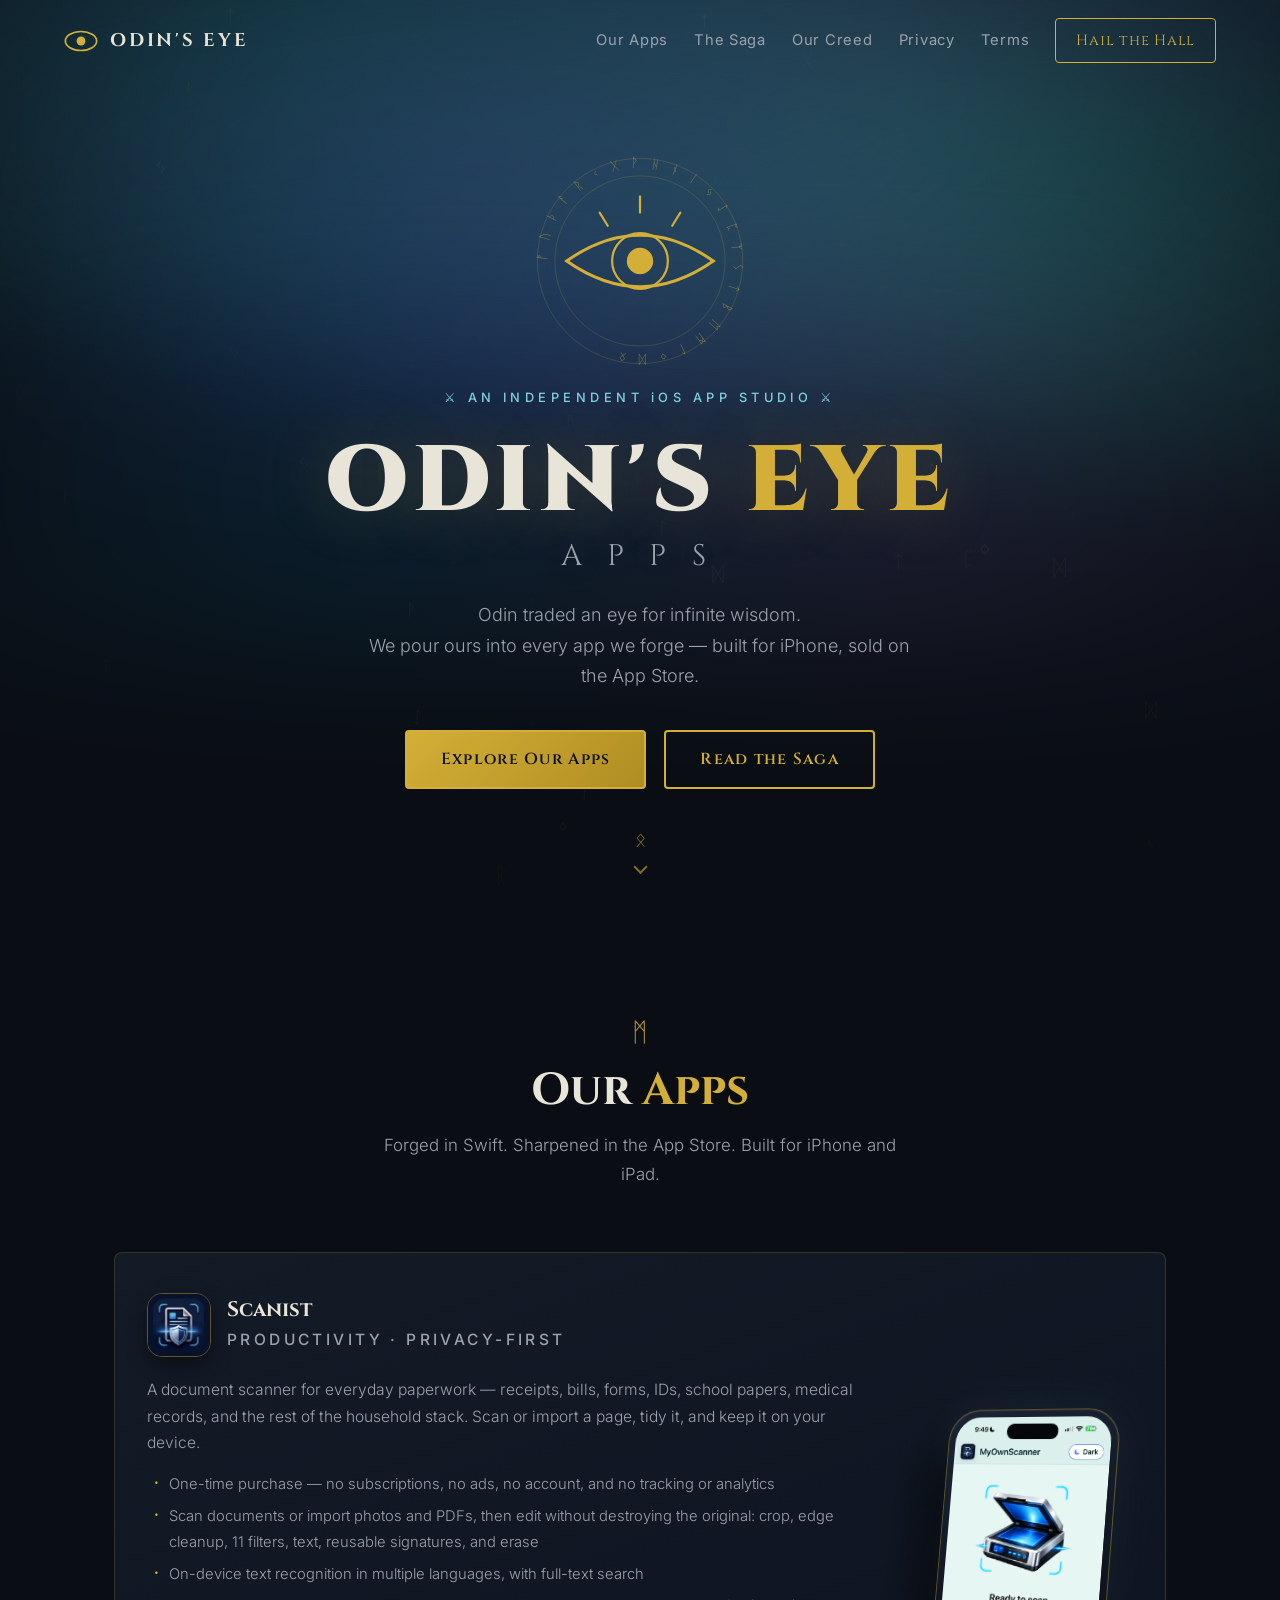
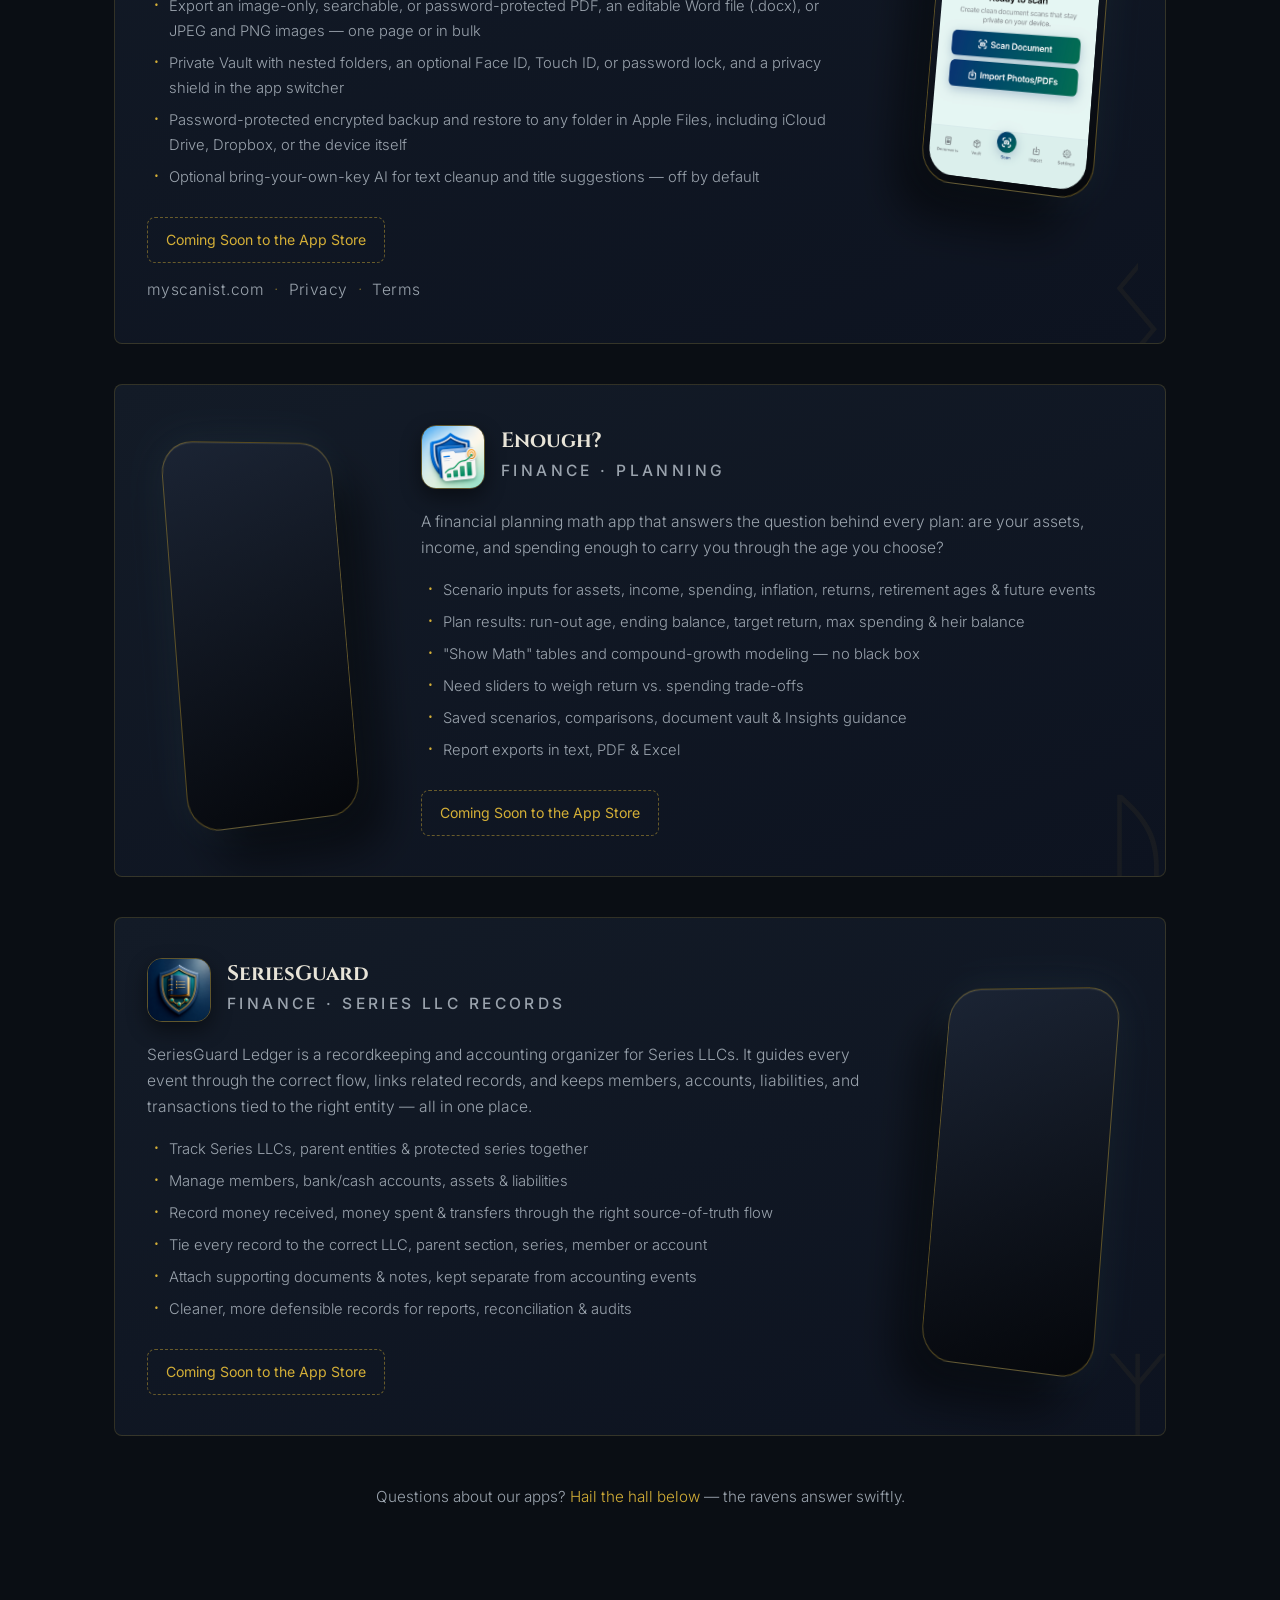
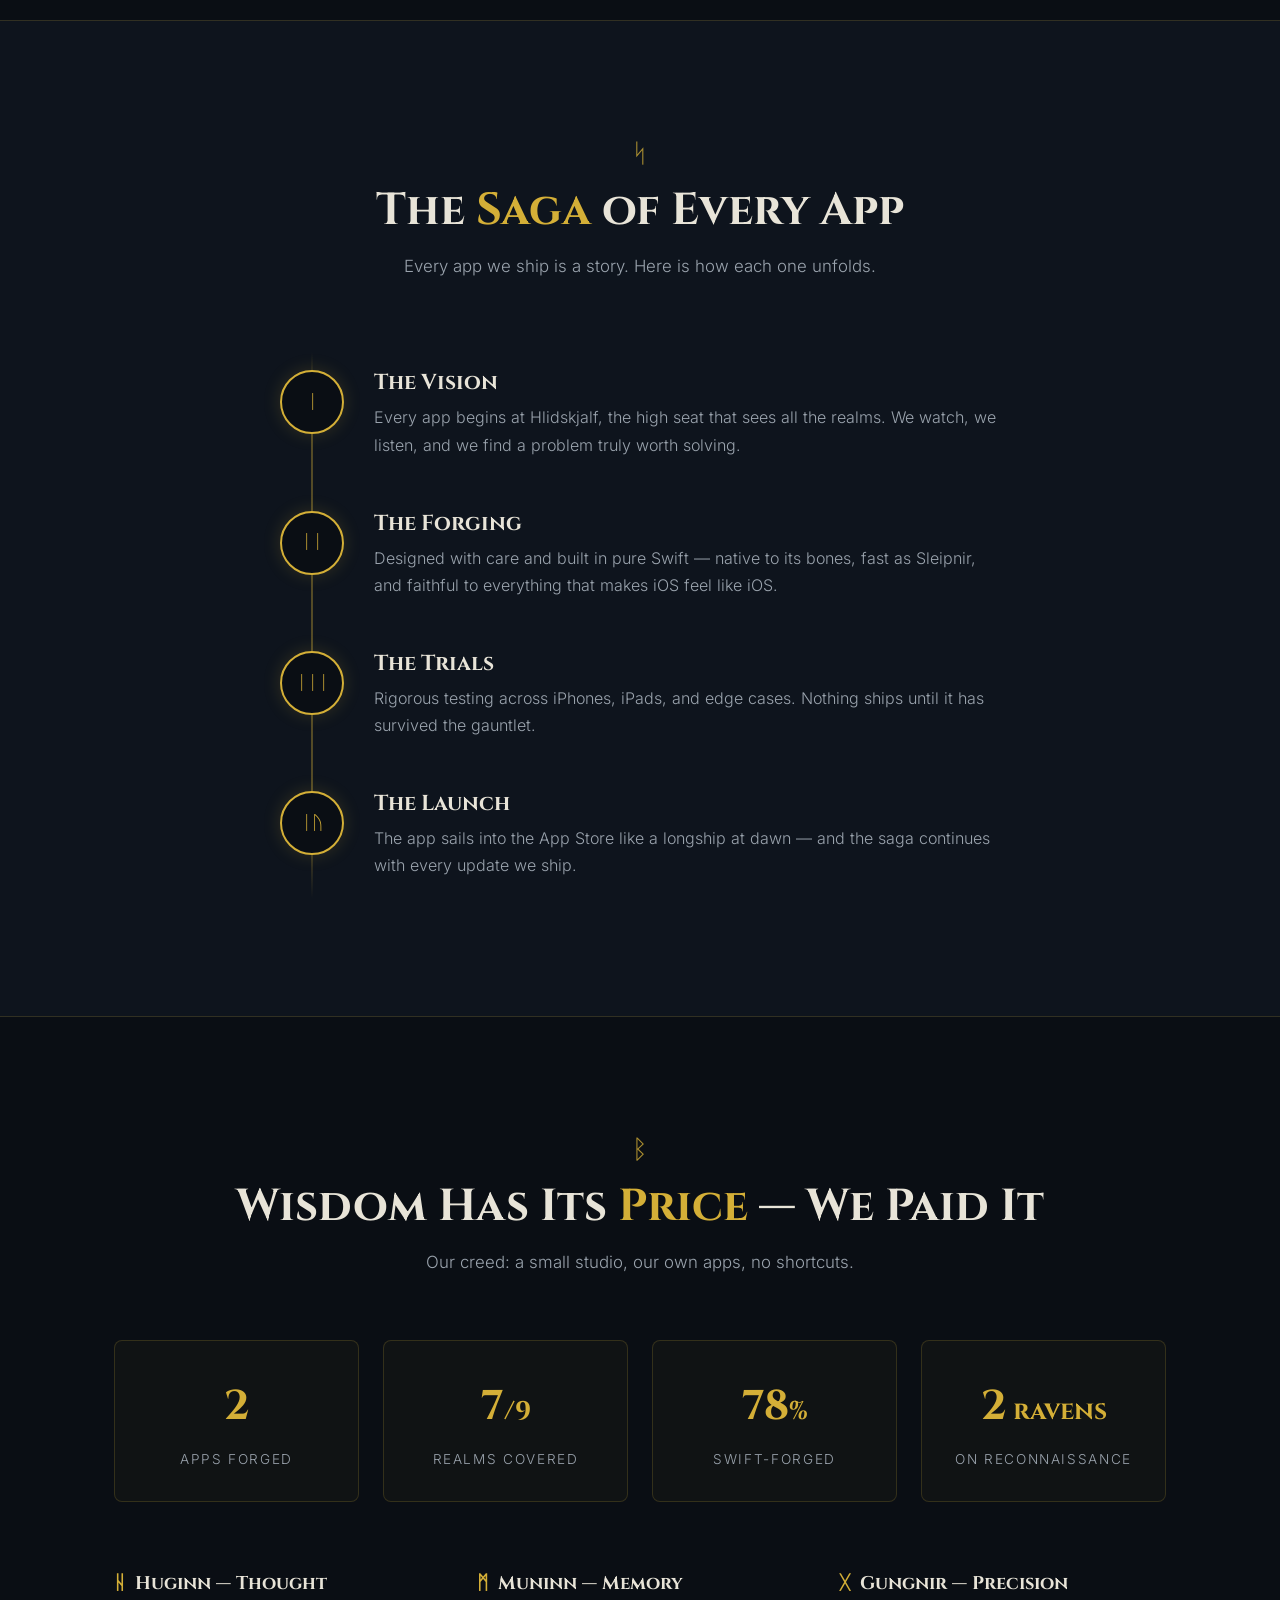
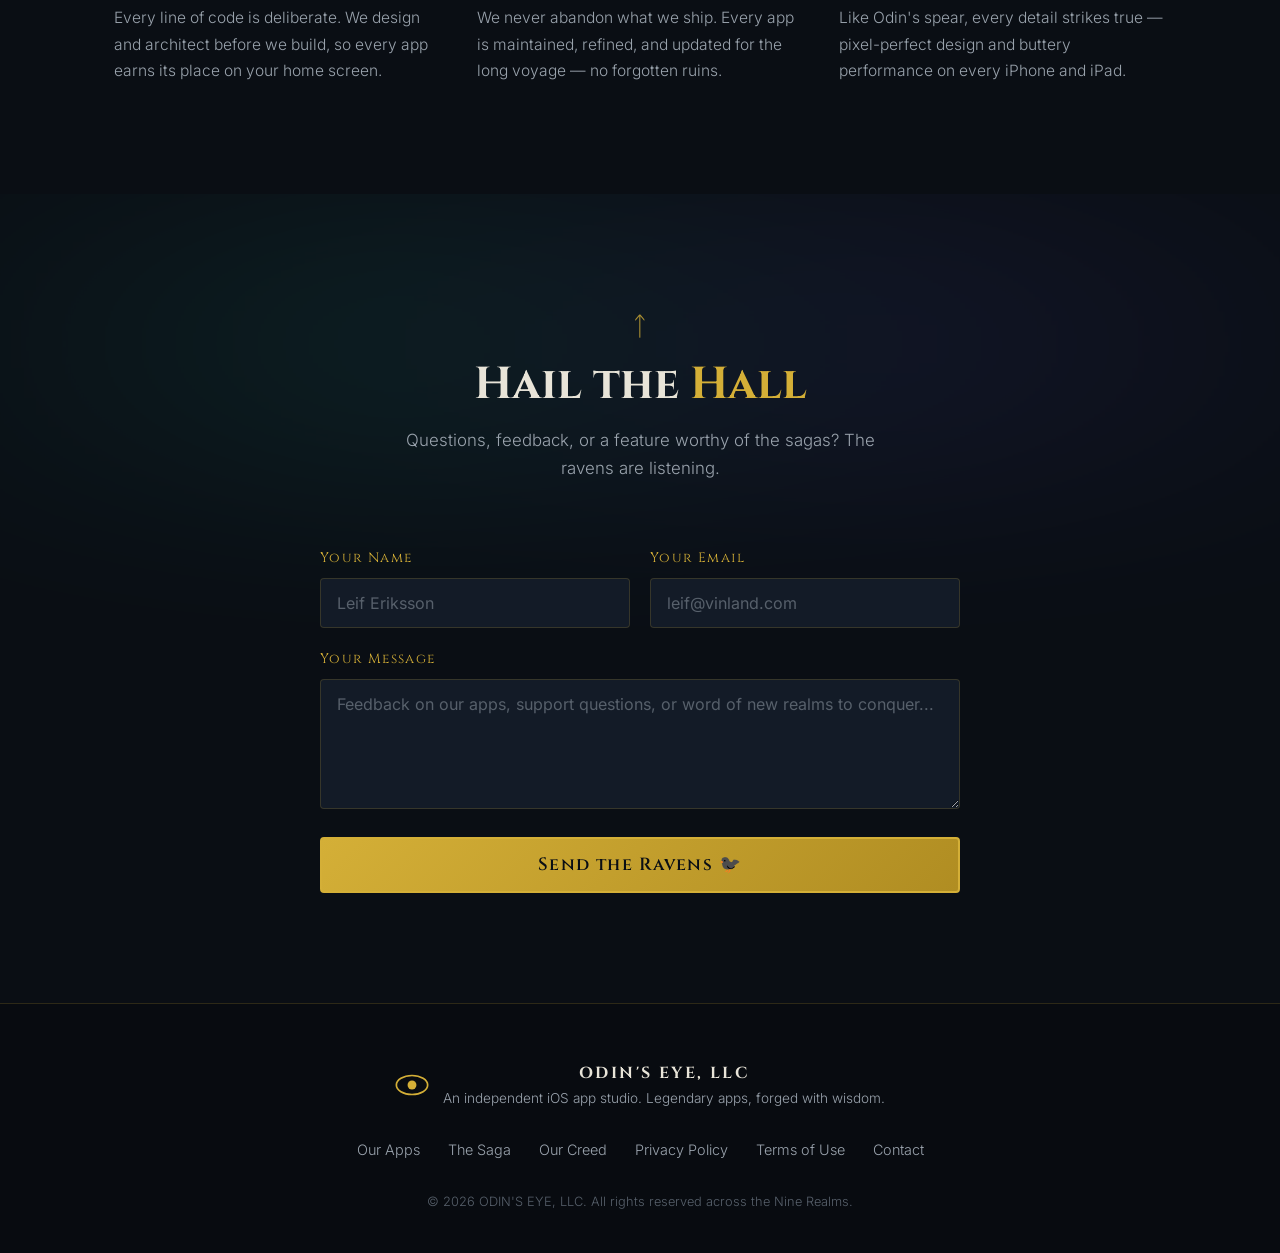
<file: index.html>
<!DOCTYPE html>
<html lang="en">
<head>
  <meta charset="UTF-8" />
  <meta name="viewport" content="width=device-width, initial-scale=1.0" />
  <title>Odin's Eye Apps — Independent iOS App Studio</title>
  <meta name="description" content="ODIN'S EYE, LLC is an independent iOS app studio. We craft and sell legendary apps for iPhone and iPad on the App Store." />
  <link rel="stylesheet" href="styles.css" />
  <link rel="icon" type="image/svg+xml" href='data:image/svg+xml,<svg xmlns="http://www.w3.org/2000/svg" viewBox="0 0 100 100"><circle cx="50" cy="50" r="45" fill="none" stroke="%23d4af37" stroke-width="6"/><circle cx="50" cy="50" r="14" fill="%23d4af37"/></svg>' />
</head>
<body>

  <!-- ===== Navigation ===== -->
  <header class="nav" id="nav">
    <div class="nav-inner">
      <a href="#top" class="nav-brand">
        <svg class="nav-eye" viewBox="0 0 100 100" aria-hidden="true">
          <ellipse cx="50" cy="50" rx="46" ry="28" fill="none" stroke="currentColor" stroke-width="5"/>
          <circle cx="50" cy="50" r="13" fill="currentColor"/>
        </svg>
        <span>ODIN'S EYE</span>
      </a>
      <nav class="nav-links">
        <a href="#apps">Our Apps</a>
        <a href="#saga">The Saga</a>
        <a href="#wisdom">Our Creed</a>
        <a href="privacy-policy.html">Privacy</a>
        <a href="terms.html">Terms</a>
        <a href="#contact" class="nav-cta">Hail the Hall</a>
      </nav>
      <button class="nav-toggle" id="navToggle" aria-label="Toggle menu">
        <span></span><span></span><span></span>
      </button>
    </div>
  </header>

  <!-- ===== Hero ===== -->
  <section class="hero" id="top">
    <canvas id="runeCanvas" aria-hidden="true"></canvas>
    <div class="aurora aurora-1"></div>
    <div class="aurora aurora-2"></div>
    <div class="aurora aurora-3"></div>

    <div class="hero-content">
      <div class="hero-emblem" aria-hidden="true">
        <svg viewBox="0 0 300 300">
          <!-- rotating rune ring -->
          <g class="rune-ring">
            <circle cx="150" cy="150" r="140" fill="none" stroke="rgba(212,175,55,0.25)" stroke-width="1"/>
            <circle cx="150" cy="150" r="116" fill="none" stroke="rgba(212,175,55,0.25)" stroke-width="1"/>
            <text class="ring-runes">
              <textPath href="#runePath" startOffset="0%">ᚠ ᚢ ᚦ ᚨ ᚱ ᚲ ᚷ ᚹ ᚺ ᚾ ᛁ ᛃ ᛇ ᛈ ᛉ ᛊ ᛏ ᛒ ᛖ ᛗ ᛚ ᛜ ᛞ ᛟ</textPath>
            </text>
            <path id="runePath" d="M 150,150 m -128,0 a 128,128 0 1,1 256,0 a 128,128 0 1,1 -256,0" fill="none"/>
          </g>
          <!-- the eye -->
          <g class="emblem-eye">
            <path d="M 50 150 Q 150 80 250 150 Q 150 220 50 150 Z" fill="none" stroke="#d4af37" stroke-width="4"/>
            <circle cx="150" cy="150" r="38" fill="none" stroke="#d4af37" stroke-width="3"/>
            <circle class="emblem-pupil" cx="150" cy="150" r="18" fill="#d4af37"/>
            <!-- lashes / rays -->
            <g stroke="#d4af37" stroke-width="3" stroke-linecap="round">
              <line x1="150" y1="62" x2="150" y2="84"/>
              <line x1="95"  y1="84" x2="106" y2="102"/>
              <line x1="205" y1="84" x2="194" y2="102"/>
            </g>
          </g>
        </svg>
      </div>

      <p class="hero-kicker">⚔ AN INDEPENDENT iOS APP STUDIO ⚔</p>
      <h1 class="hero-title">ODIN'S<span class="gold"> EYE</span><span class="hero-sub-line">APPS</span></h1>
      <p class="hero-tagline">
        Odin traded an eye for infinite wisdom.<br/>
        We pour ours into every app we forge — built for iPhone, sold on the App Store.
      </p>
      <div class="hero-actions">
        <a href="#apps" class="btn btn-gold">Explore Our Apps</a>
        <a href="#saga" class="btn btn-ghost">Read the Saga</a>
      </div>
    </div>

    <a href="#apps" class="scroll-hint" aria-label="Scroll down">
      <span class="rune-glyph">ᛟ</span>
      <span class="scroll-arrow"></span>
    </a>
  </section>

  <!-- ===== Our Apps ===== -->
  <section class="section" id="apps">
    <div class="container">
      <div class="section-head reveal">
        <span class="section-rune">ᛗ</span>
        <h2>Our <span class="gold">Apps</span></h2>
        <p>Forged in Swift. Sharpened in the App Store. Built for iPhone and iPad.</p>
      </div>

      <div class="cards">
        <article class="card app-card reveal">
          <div class="app-info">
            <div class="app-head">
              <img class="app-icon-img" src="assets/scanist-icon.png" alt="Scanist app icon" />
              <div>
                <h3>Scanist</h3>
                <p class="app-type">Productivity · Privacy-First</p>
              </div>
            </div>
            <p>A document scanner for everyday paperwork — receipts, bills, forms, IDs, school papers, medical records, and the rest of the household stack. Scan or import a page, tidy it, and keep it on your device.</p>
            <ul class="app-features">
              <li>One-time purchase — no subscriptions, no ads, no account, and no tracking or analytics</li>
              <li>Scan documents or import photos and PDFs, then edit without destroying the original: crop, edge cleanup, 11 filters, text, reusable signatures, and erase</li>
              <li>On-device text recognition in multiple languages, with full-text search</li>
              <li>Export an image-only, searchable, or password-protected PDF, an editable Word file (.docx), or JPEG and PNG images — one page or in bulk</li>
              <li>Private Vault with nested folders, an optional Face ID, Touch ID, or password lock, and a privacy shield in the app switcher</li>
              <li>Password-protected encrypted backup and restore to any folder in Apple Files, including iCloud Drive, Dropbox, or the device itself</li>
              <li>Optional bring-your-own-key AI for text cleanup and title suggestions — off by default</li>
            </ul>
            <span class="store-badge store-badge-soon">Coming Soon to the App Store</span>
            <p class="app-links">
              <a href="https://myscanist.com" target="_blank" rel="noopener noreferrer">myscanist.com</a>
              <a href="privacy-policy.html">Privacy</a>
              <a href="terms.html">Terms</a>
            </p>
          </div>
          <div class="app-phone">
            <div class="phone-frame">
              <img src="assets/scanist-screen.png" alt="Scanist scan screen on an iPhone" />
            </div>
          </div>
          <span class="card-rune" aria-hidden="true">ᛊ</span>
        </article>

        <article class="card app-card reveal">
          <div class="app-info">
            <div class="app-head">
              <img class="app-icon-img" src="assets/enough-icon.png" alt="Enough? app icon" />
              <div>
                <h3>Enough?</h3>
                <p class="app-type">Finance · Planning</p>
              </div>
            </div>
            <p>A financial planning math app that answers the question behind every plan: are your assets, income, and spending enough to carry you through the age you choose?</p>
            <ul class="app-features">
              <li>Scenario inputs for assets, income, spending, inflation, returns, retirement ages &amp; future events</li>
              <li>Plan results: run-out age, ending balance, target return, max spending &amp; heir balance</li>
              <li>"Show Math" tables and compound-growth modeling — no black box</li>
              <li>Need sliders to weigh return vs. spending trade-offs</li>
              <li>Saved scenarios, comparisons, document vault &amp; Insights guidance</li>
              <li>Report exports in text, PDF &amp; Excel</li>
            </ul>
            <span class="store-badge store-badge-soon">Coming Soon to the App Store</span>
          </div>
          <div class="app-phone">
            <div class="phone-frame">
              <img src="assets/enough-screen.png" alt="Enough? plan overview screen on an iPhone" />
            </div>
          </div>
          <span class="card-rune" aria-hidden="true">ᚢ</span>
        </article>

        <article class="card app-card reveal">
          <div class="app-info">
            <div class="app-head">
              <img class="app-icon-img" src="assets/seriesguard-icon.png" alt="SeriesGuard app icon" />
              <div>
                <h3>SeriesGuard</h3>
                <p class="app-type">Finance · Series LLC Records</p>
              </div>
            </div>
            <p>SeriesGuard Ledger is a recordkeeping and accounting organizer for Series LLCs. It guides every event through the correct flow, links related records, and keeps members, accounts, liabilities, and transactions tied to the right entity — all in one place.</p>
            <ul class="app-features">
              <li>Track Series LLCs, parent entities &amp; protected series together</li>
              <li>Manage members, bank/cash accounts, assets &amp; liabilities</li>
              <li>Record money received, money spent &amp; transfers through the right source-of-truth flow</li>
              <li>Tie every record to the correct LLC, parent section, series, member or account</li>
              <li>Attach supporting documents &amp; notes, kept separate from accounting events</li>
              <li>Cleaner, more defensible records for reports, reconciliation &amp; audits</li>
            </ul>
            <span class="store-badge store-badge-soon">Coming Soon to the App Store</span>
          </div>
          <div class="app-phone">
            <div class="phone-frame">
              <img src="assets/seriesguard-screen.png" alt="SeriesGuard dashboard screen on an iPhone" />
            </div>
          </div>
          <span class="card-rune" aria-hidden="true">ᛉ</span>
        </article>
      </div>

      <p class="apps-note reveal">Questions about our apps? <a href="#contact">Hail the hall below</a> — the ravens answer swiftly.</p>
    </div>
  </section>

  <!-- ===== Process / The Saga ===== -->
  <section class="section section-alt" id="saga">
    <div class="container">
      <div class="section-head reveal">
        <span class="section-rune">ᛋ</span>
        <h2>The <span class="gold">Saga</span> of Every App</h2>
        <p>Every app we ship is a story. Here is how each one unfolds.</p>
      </div>

      <ol class="saga">
        <li class="saga-step reveal">
          <div class="saga-marker">ᛁ</div>
          <div class="saga-body">
            <h3>The Vision</h3>
            <p>Every app begins at Hlidskjalf, the high seat that sees all the realms. We watch, we listen, and we find a problem truly worth solving.</p>
          </div>
        </li>
        <li class="saga-step reveal">
          <div class="saga-marker">ᛁᛁ</div>
          <div class="saga-body">
            <h3>The Forging</h3>
            <p>Designed with care and built in pure Swift — native to its bones, fast as Sleipnir, and faithful to everything that makes iOS feel like iOS.</p>
          </div>
        </li>
        <li class="saga-step reveal">
          <div class="saga-marker">ᛁᛁᛁ</div>
          <div class="saga-body">
            <h3>The Trials</h3>
            <p>Rigorous testing across iPhones, iPads, and edge cases. Nothing ships until it has survived the gauntlet.</p>
          </div>
        </li>
        <li class="saga-step reveal">
          <div class="saga-marker">ᛁᚢ</div>
          <div class="saga-body">
            <h3>The Launch</h3>
            <p>The app sails into the App Store like a longship at dawn — and the saga continues with every update we ship.</p>
          </div>
        </li>
      </ol>
    </div>
  </section>

  <!-- ===== Why Us ===== -->
  <section class="section" id="wisdom">
    <div class="container">
      <div class="section-head reveal">
        <span class="section-rune">ᛒ</span>
        <h2>Wisdom Has Its <span class="gold">Price</span> — We Paid It</h2>
        <p>Our creed: a small studio, our own apps, no shortcuts.</p>
      </div>

      <div class="stats reveal">
        <div class="stat">
          <span class="stat-number" data-count="3">0</span><span class="stat-suffix"></span>
          <span class="stat-label">Apps Forged</span>
        </div>
        <div class="stat">
          <span class="stat-number" data-count="9">0</span><span class="stat-suffix">/9</span>
          <span class="stat-label">Realms Covered</span>
        </div>
        <div class="stat">
          <span class="stat-number" data-count="100">0</span><span class="stat-suffix">%</span>
          <span class="stat-label">Swift-Forged</span>
        </div>
        <div class="stat">
          <span class="stat-number" data-count="2">0</span><span class="stat-suffix"> ravens</span>
          <span class="stat-label">On Reconnaissance</span>
        </div>
      </div>

      <div class="virtues">
        <div class="virtue reveal">
          <h3><span class="rune-glyph gold">ᚺ</span> Huginn — Thought</h3>
          <p>Every line of code is deliberate. We design and architect before we build, so every app earns its place on your home screen.</p>
        </div>
        <div class="virtue reveal">
          <h3><span class="rune-glyph gold">ᛗ</span> Muninn — Memory</h3>
          <p>We never abandon what we ship. Every app is maintained, refined, and updated for the long voyage — no forgotten ruins.</p>
        </div>
        <div class="virtue reveal">
          <h3><span class="rune-glyph gold">ᚷ</span> Gungnir — Precision</h3>
          <p>Like Odin's spear, every detail strikes true — pixel-perfect design and buttery performance on every iPhone and iPad.</p>
        </div>
      </div>
    </div>
  </section>

  <!-- ===== Contact ===== -->
  <section class="section section-contact" id="contact">
    <div class="aurora aurora-contact"></div>
    <div class="container">
      <div class="section-head reveal">
        <span class="section-rune">ᛏ</span>
        <h2>Hail the <span class="gold">Hall</span></h2>
        <p>Questions, feedback, or a feature worthy of the sagas? The ravens are listening.</p>
      </div>

      <form class="contact-form reveal" id="contactForm" action="https://formspree.io/f/xojznkdk" method="POST">
        <div class="form-row">
          <label>
            <span>Your Name</span>
            <input type="text" name="name" placeholder="Leif Eriksson" required />
          </label>
          <label>
            <span>Your Email</span>
            <input type="email" name="email" placeholder="leif@vinland.com" required />
          </label>
        </div>
        <label>
          <span>Your Message</span>
          <textarea name="message" rows="5" placeholder="Feedback on our apps, support questions, or word of new realms to conquer..." required></textarea>
        </label>
        <button type="submit" class="btn btn-gold btn-full">Send the Ravens <span aria-hidden="true">🐦‍⬛</span></button>
        <p class="form-note" id="formNote" hidden>⚡ Message received. The ravens fly to us — we'll answer within one sunrise.</p>
      </form>
    </div>
  </section>

  <!-- ===== Footer ===== -->
  <footer class="footer">
    <div class="container footer-inner">
      <div class="footer-brand">
        <svg class="nav-eye" viewBox="0 0 100 100" aria-hidden="true">
          <ellipse cx="50" cy="50" rx="46" ry="28" fill="none" stroke="currentColor" stroke-width="5"/>
          <circle cx="50" cy="50" r="13" fill="currentColor"/>
        </svg>
        <div>
          <strong>ODIN'S EYE, LLC</strong>
          <p>An independent iOS app studio. Legendary apps, forged with wisdom.</p>
        </div>
      </div>
      <div class="footer-links">
        <a href="#apps">Our Apps</a>
        <a href="#saga">The Saga</a>
        <a href="#wisdom">Our Creed</a>
        <a href="privacy-policy.html">Privacy Policy</a>
        <a href="terms.html">Terms of Use</a>
        <a href="#contact">Contact</a>
      </div>
      <p class="footer-legal">© <span id="year"></span> ODIN'S EYE, LLC. All rights reserved across the Nine Realms.</p>
    </div>
  </footer>

  <script src="script.js"></script>
</body>
</html>
</file>
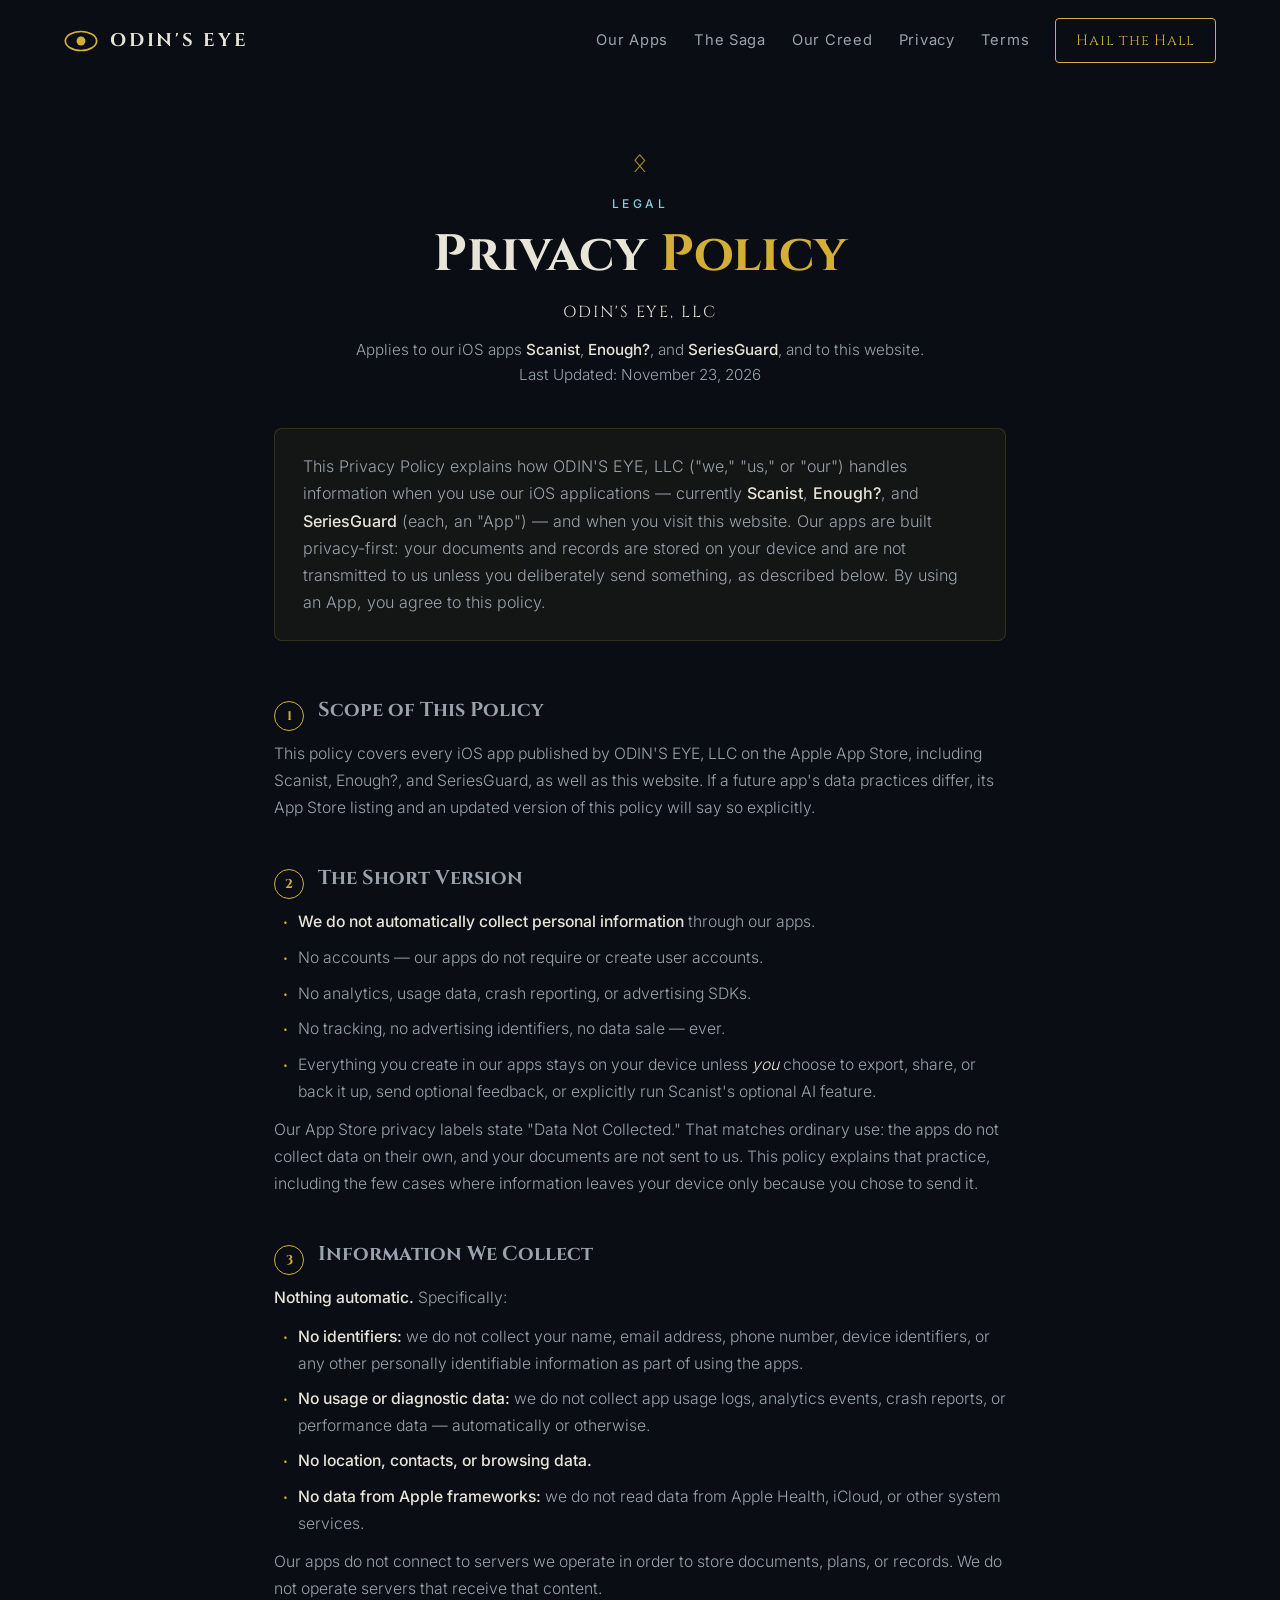
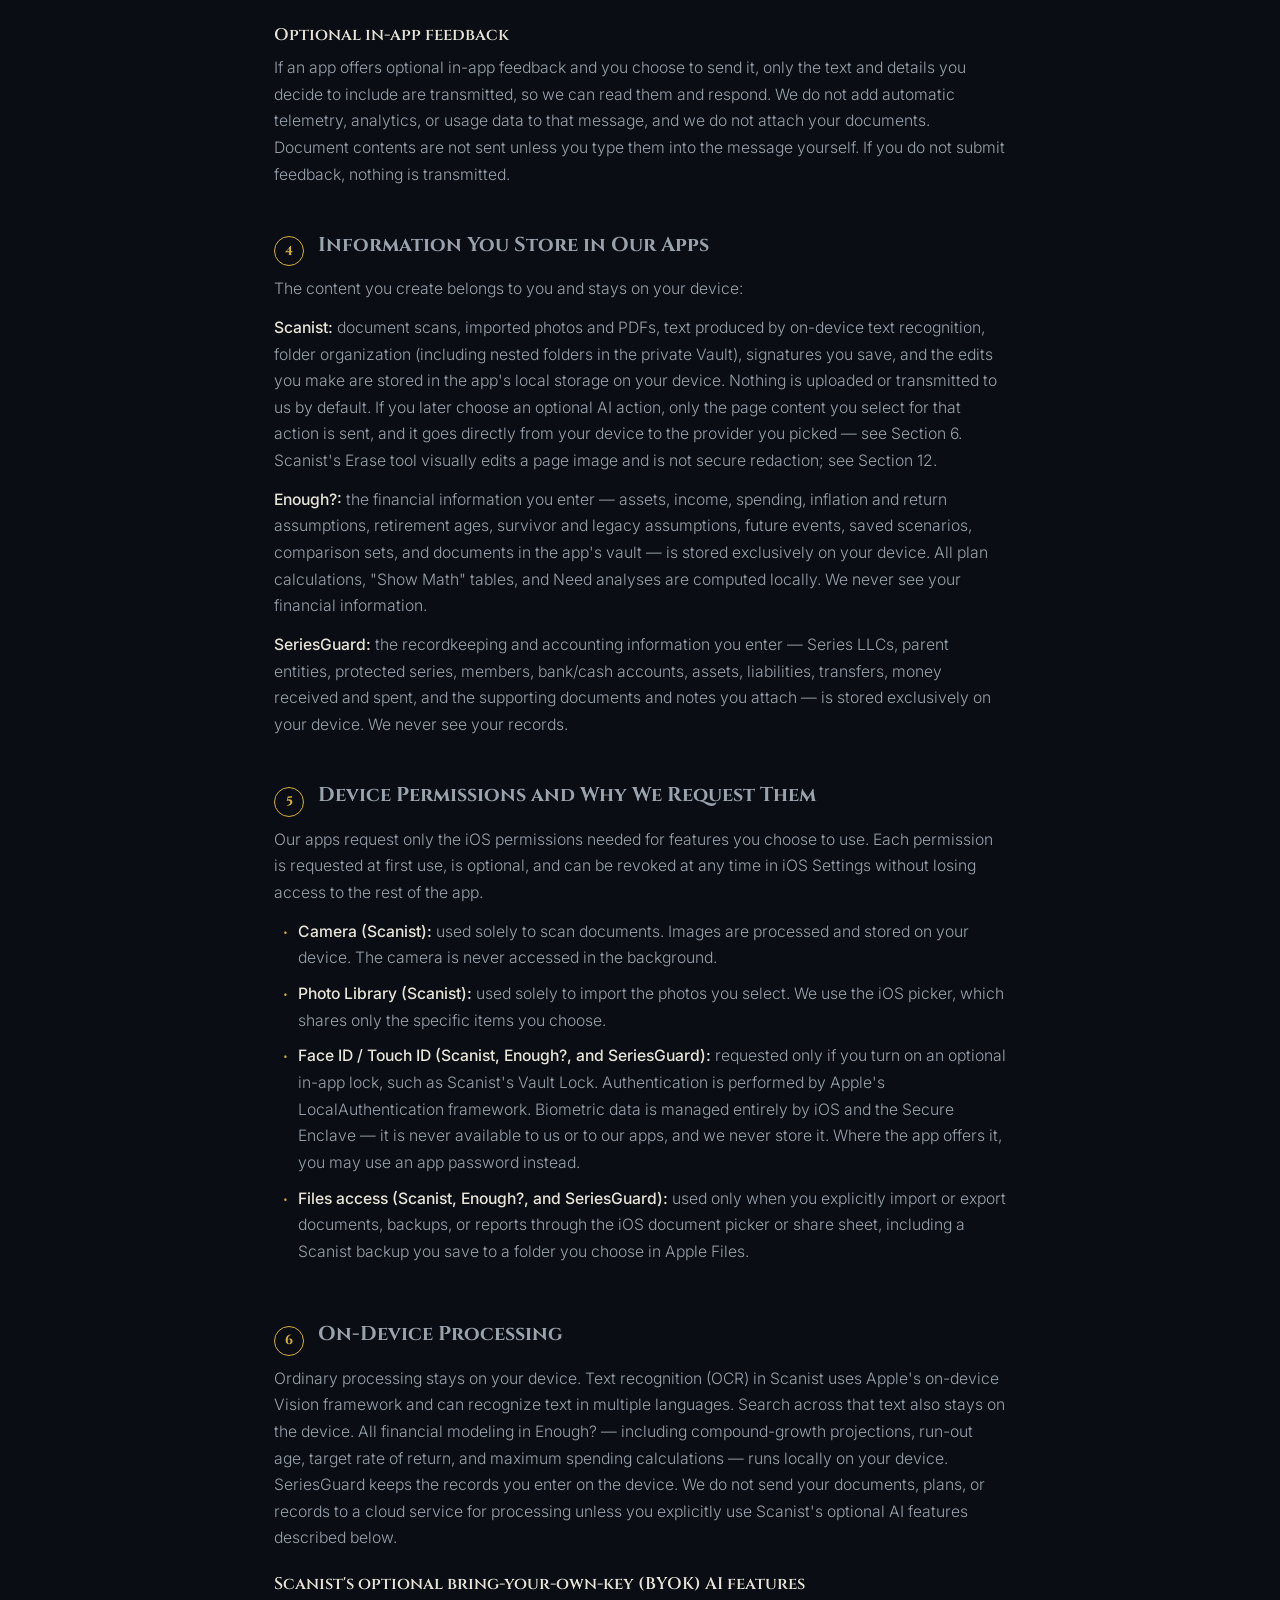
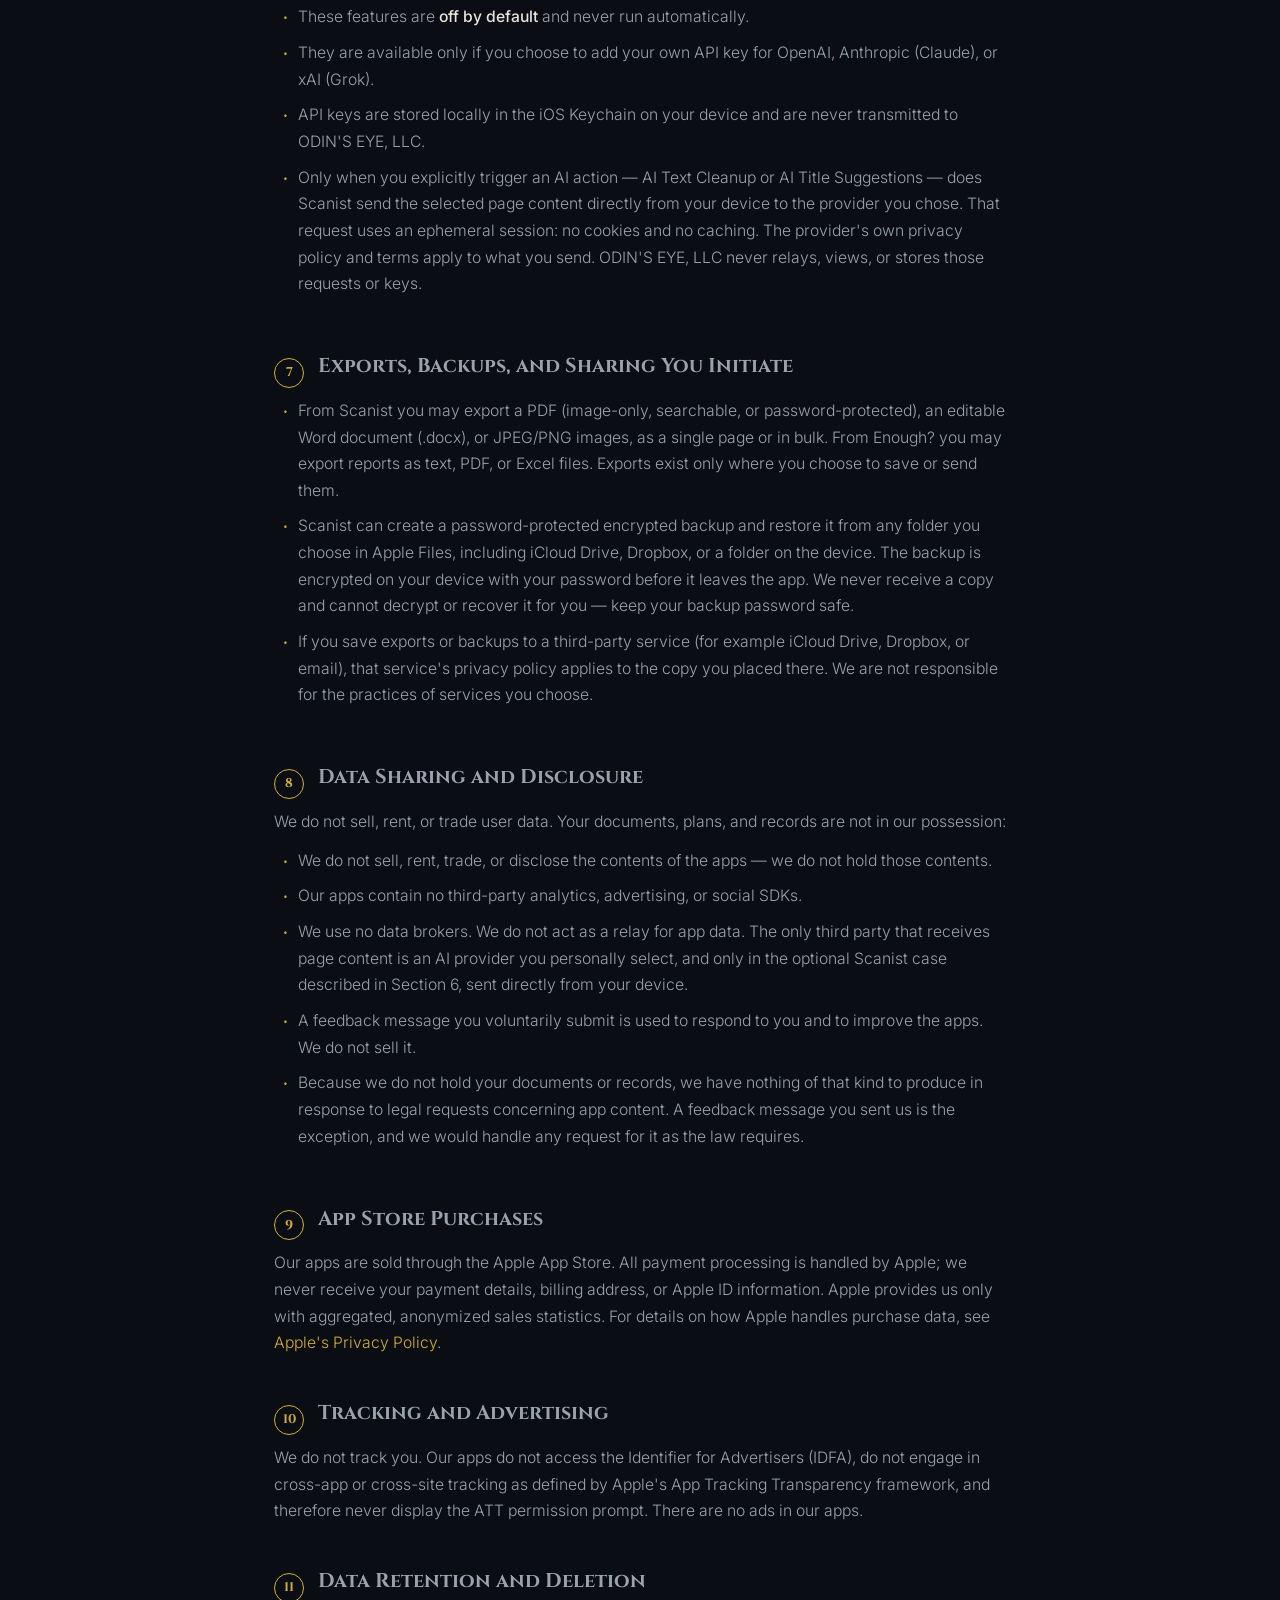
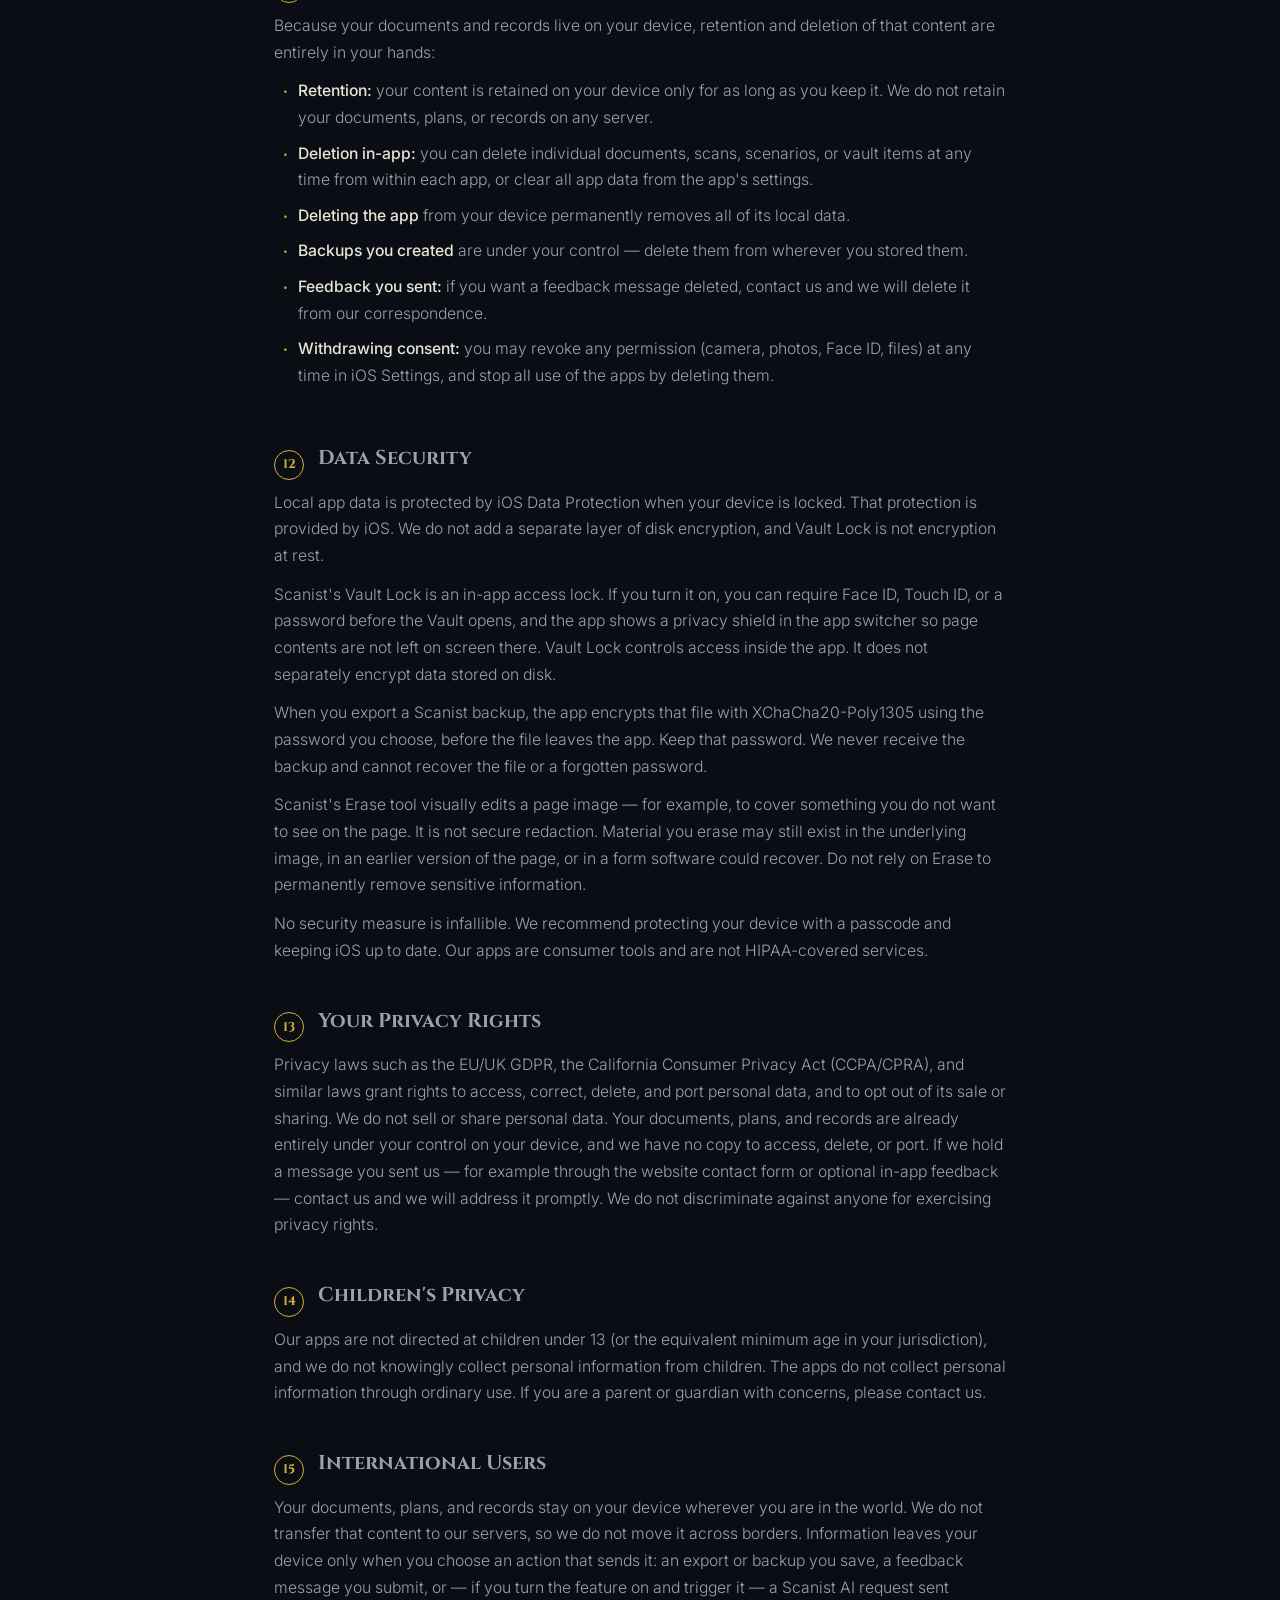
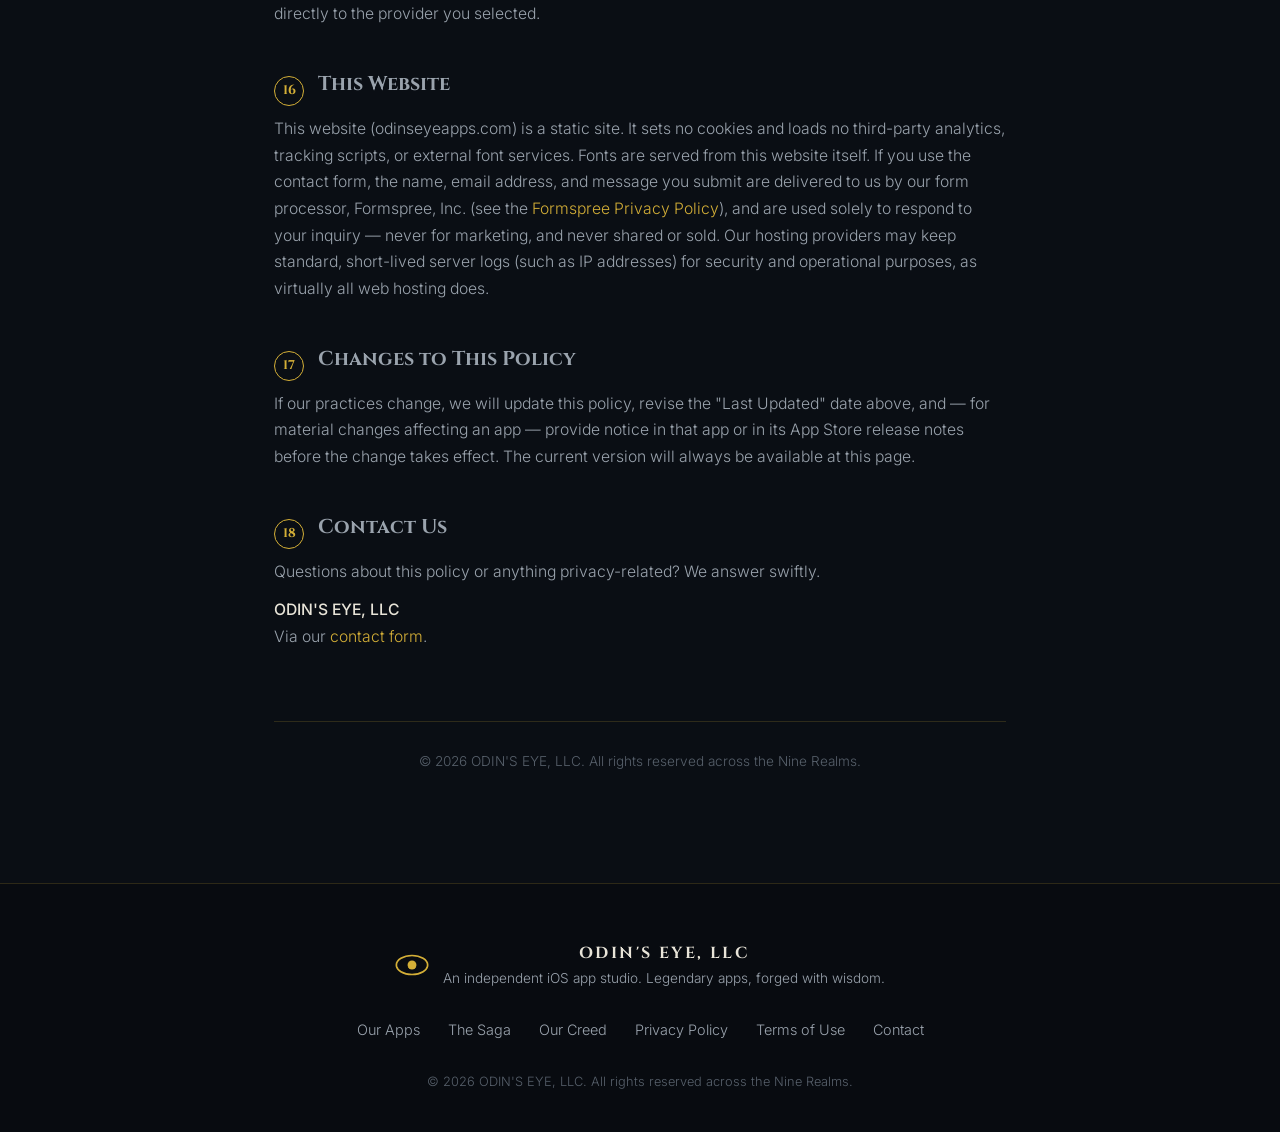
<file: privacy-policy.html>
<!DOCTYPE html>
<html lang="en">
<head>
  <meta charset="UTF-8" />
  <meta name="viewport" content="width=device-width, initial-scale=1.0" />
  <title>Privacy Policy — Odin's Eye Apps</title>
  <meta name="description" content="Privacy Policy for ODIN'S EYE, LLC and its iOS apps Scanist, Enough?, and SeriesGuard. Your documents stay on your device." />
  <link rel="stylesheet" href="styles.css" />
  <link rel="icon" type="image/svg+xml" href='data:image/svg+xml,<svg xmlns="http://www.w3.org/2000/svg" viewBox="0 0 100 100"><circle cx="50" cy="50" r="45" fill="none" stroke="%23d4af37" stroke-width="6"/><circle cx="50" cy="50" r="14" fill="%23d4af37"/></svg>' />
</head>
<body>

  <!-- ===== Navigation ===== -->
  <header class="nav scrolled" id="nav">
    <div class="nav-inner">
      <a href="index.html" class="nav-brand">
        <svg class="nav-eye" viewBox="0 0 100 100" aria-hidden="true">
          <ellipse cx="50" cy="50" rx="46" ry="28" fill="none" stroke="currentColor" stroke-width="5"/>
          <circle cx="50" cy="50" r="13" fill="currentColor"/>
        </svg>
        <span>ODIN'S EYE</span>
      </a>
      <nav class="nav-links">
        <a href="index.html#apps">Our Apps</a>
        <a href="index.html#saga">The Saga</a>
        <a href="index.html#wisdom">Our Creed</a>
        <a href="privacy-policy.html" aria-current="page">Privacy</a>
        <a href="terms.html">Terms</a>
        <a href="index.html#contact" class="nav-cta">Hail the Hall</a>
      </nav>
      <button class="nav-toggle" id="navToggle" aria-label="Toggle menu">
        <span></span><span></span><span></span>
      </button>
    </div>
  </header>

  <!-- ===== Privacy Policy ===== -->
  <main class="section legal-page">
    <div class="container legal-container">

      <div class="legal-head">
        <span class="section-rune" aria-hidden="true">ᛟ</span>
        <p class="legal-kicker">Legal</p>
        <h1>Privacy <span class="gold">Policy</span></h1>
        <p class="legal-sub">ODIN'S EYE, LLC</p>
        <p class="legal-meta">Applies to our iOS apps <strong>Scanist</strong>, <strong>Enough?</strong>, and <strong>SeriesGuard</strong>, and to this website.</p>
        <p class="legal-meta">Last Updated: November 23, 2026</p>
      </div>

      <div class="legal-intro">
        <p>This Privacy Policy explains how ODIN'S EYE, LLC ("we," "us," or "our") handles information when you use our iOS applications — currently <strong>Scanist</strong>, <strong>Enough?</strong>, and <strong>SeriesGuard</strong> (each, an "App") — and when you visit this website. Our apps are built privacy-first: your documents and records are stored on your device and are not transmitted to us unless you deliberately send something, as described below. By using an App, you agree to this policy.</p>
      </div>

      <ol class="legal-sections">

        <li>
          <h2><span class="legal-num">1</span>Scope of This Policy</h2>
          <p>This policy covers every iOS app published by ODIN'S EYE, LLC on the Apple App Store, including Scanist, Enough?, and SeriesGuard, as well as this website. If a future app's data practices differ, its App Store listing and an updated version of this policy will say so explicitly.</p>
        </li>

        <li>
          <h2><span class="legal-num">2</span>The Short Version</h2>
          <ul>
            <li><strong>We do not automatically collect personal information</strong> through our apps.</li>
            <li>No accounts — our apps do not require or create user accounts.</li>
            <li>No analytics, usage data, crash reporting, or advertising SDKs.</li>
            <li>No tracking, no advertising identifiers, no data sale — ever.</li>
            <li>Everything you create in our apps stays on your device unless <em>you</em> choose to export, share, or back it up, send optional feedback, or explicitly run Scanist's optional AI feature.</li>
          </ul>
          <p>Our App Store privacy labels state "Data Not Collected." That matches ordinary use: the apps do not collect data on their own, and your documents are not sent to us. This policy explains that practice, including the few cases where information leaves your device only because you chose to send it.</p>
        </li>

        <li>
          <h2><span class="legal-num">3</span>Information We Collect</h2>
          <p><strong>Nothing automatic.</strong> Specifically:</p>
          <ul>
            <li><strong>No identifiers:</strong> we do not collect your name, email address, phone number, device identifiers, or any other personally identifiable information as part of using the apps.</li>
            <li><strong>No usage or diagnostic data:</strong> we do not collect app usage logs, analytics events, crash reports, or performance data — automatically or otherwise.</li>
            <li><strong>No location, contacts, or browsing data.</strong></li>
            <li><strong>No data from Apple frameworks:</strong> we do not read data from Apple Health, iCloud, or other system services.</li>
          </ul>
          <p>Our apps do not connect to servers we operate in order to store documents, plans, or records. We do not operate servers that receive that content.</p>
          <h3>Optional in-app feedback</h3>
          <p>If an app offers optional in-app feedback and you choose to send it, only the text and details you decide to include are transmitted, so we can read them and respond. We do not add automatic telemetry, analytics, or usage data to that message, and we do not attach your documents. Document contents are not sent unless you type them into the message yourself. If you do not submit feedback, nothing is transmitted.</p>
        </li>

        <li>
          <h2><span class="legal-num">4</span>Information You Store in Our Apps</h2>
          <p>The content you create belongs to you and stays on your device:</p>
          <p><strong>Scanist:</strong> document scans, imported photos and PDFs, text produced by on-device text recognition, folder organization (including nested folders in the private Vault), signatures you save, and the edits you make are stored in the app's local storage on your device. Nothing is uploaded or transmitted to us by default. If you later choose an optional AI action, only the page content you select for that action is sent, and it goes directly from your device to the provider you picked — see Section 6. Scanist's Erase tool visually edits a page image and is not secure redaction; see Section 12.</p>
          <p><strong>Enough?:</strong> the financial information you enter — assets, income, spending, inflation and return assumptions, retirement ages, survivor and legacy assumptions, future events, saved scenarios, comparison sets, and documents in the app's vault — is stored exclusively on your device. All plan calculations, "Show Math" tables, and Need analyses are computed locally. We never see your financial information.</p>
          <p><strong>SeriesGuard:</strong> the recordkeeping and accounting information you enter — Series LLCs, parent entities, protected series, members, bank/cash accounts, assets, liabilities, transfers, money received and spent, and the supporting documents and notes you attach — is stored exclusively on your device. We never see your records.</p>
        </li>

        <li>
          <h2><span class="legal-num">5</span>Device Permissions and Why We Request Them</h2>
          <p>Our apps request only the iOS permissions needed for features you choose to use. Each permission is requested at first use, is optional, and can be revoked at any time in iOS Settings without losing access to the rest of the app.</p>
          <ul>
            <li><strong>Camera (Scanist):</strong> used solely to scan documents. Images are processed and stored on your device. The camera is never accessed in the background.</li>
            <li><strong>Photo Library (Scanist):</strong> used solely to import the photos you select. We use the iOS picker, which shares only the specific items you choose.</li>
            <li><strong>Face ID / Touch ID (Scanist, Enough?, and SeriesGuard):</strong> requested only if you turn on an optional in-app lock, such as Scanist's Vault Lock. Authentication is performed by Apple's LocalAuthentication framework. Biometric data is managed entirely by iOS and the Secure Enclave — it is never available to us or to our apps, and we never store it. Where the app offers it, you may use an app password instead.</li>
            <li><strong>Files access (Scanist, Enough?, and SeriesGuard):</strong> used only when you explicitly import or export documents, backups, or reports through the iOS document picker or share sheet, including a Scanist backup you save to a folder you choose in Apple Files.</li>
          </ul>
        </li>

        <li>
          <h2><span class="legal-num">6</span>On-Device Processing</h2>
          <p>Ordinary processing stays on your device. Text recognition (OCR) in Scanist uses Apple's on-device Vision framework and can recognize text in multiple languages. Search across that text also stays on the device. All financial modeling in Enough? — including compound-growth projections, run-out age, target rate of return, and maximum spending calculations — runs locally on your device. SeriesGuard keeps the records you enter on the device. We do not send your documents, plans, or records to a cloud service for processing unless you explicitly use Scanist's optional AI features described below.</p>
          <h3>Scanist's optional bring-your-own-key (BYOK) AI features</h3>
          <ul>
            <li>These features are <strong>off by default</strong> and never run automatically.</li>
            <li>They are available only if you choose to add your own API key for OpenAI, Anthropic (Claude), or xAI (Grok).</li>
            <li>API keys are stored locally in the iOS Keychain on your device and are never transmitted to ODIN'S EYE, LLC.</li>
            <li>Only when you explicitly trigger an AI action — AI Text Cleanup or AI Title Suggestions — does Scanist send the selected page content directly from your device to the provider you chose. That request uses an ephemeral session: no cookies and no caching. The provider's own privacy policy and terms apply to what you send. ODIN'S EYE, LLC never relays, views, or stores those requests or keys.</li>
          </ul>
        </li>

        <li>
          <h2><span class="legal-num">7</span>Exports, Backups, and Sharing You Initiate</h2>
          <ul>
            <li>From Scanist you may export a PDF (image-only, searchable, or password-protected), an editable Word document (.docx), or JPEG/PNG images, as a single page or in bulk. From Enough? you may export reports as text, PDF, or Excel files. Exports exist only where you choose to save or send them.</li>
            <li>Scanist can create a password-protected encrypted backup and restore it from any folder you choose in Apple Files, including iCloud Drive, Dropbox, or a folder on the device. The backup is encrypted on your device with your password before it leaves the app. We never receive a copy and cannot decrypt or recover it for you — keep your backup password safe.</li>
            <li>If you save exports or backups to a third-party service (for example iCloud Drive, Dropbox, or email), that service's privacy policy applies to the copy you placed there. We are not responsible for the practices of services you choose.</li>
          </ul>
        </li>

        <li>
          <h2><span class="legal-num">8</span>Data Sharing and Disclosure</h2>
          <p>We do not sell, rent, or trade user data. Your documents, plans, and records are not in our possession:</p>
          <ul>
            <li>We do not sell, rent, trade, or disclose the contents of the apps — we do not hold those contents.</li>
            <li>Our apps contain no third-party analytics, advertising, or social SDKs.</li>
            <li>We use no data brokers. We do not act as a relay for app data. The only third party that receives page content is an AI provider you personally select, and only in the optional Scanist case described in Section 6, sent directly from your device.</li>
            <li>A feedback message you voluntarily submit is used to respond to you and to improve the apps. We do not sell it.</li>
            <li>Because we do not hold your documents or records, we have nothing of that kind to produce in response to legal requests concerning app content. A feedback message you sent us is the exception, and we would handle any request for it as the law requires.</li>
          </ul>
        </li>

        <li>
          <h2><span class="legal-num">9</span>App Store Purchases</h2>
          <p>Our apps are sold through the Apple App Store. All payment processing is handled by Apple; we never receive your payment details, billing address, or Apple ID information. Apple provides us only with aggregated, anonymized sales statistics. For details on how Apple handles purchase data, see <a href="https://www.apple.com/legal/privacy/" target="_blank" rel="noopener noreferrer">Apple's Privacy Policy</a>.</p>
        </li>

        <li>
          <h2><span class="legal-num">10</span>Tracking and Advertising</h2>
          <p>We do not track you. Our apps do not access the Identifier for Advertisers (IDFA), do not engage in cross-app or cross-site tracking as defined by Apple's App Tracking Transparency framework, and therefore never display the ATT permission prompt. There are no ads in our apps.</p>
        </li>

        <li>
          <h2><span class="legal-num">11</span>Data Retention and Deletion</h2>
          <p>Because your documents and records live on your device, retention and deletion of that content are entirely in your hands:</p>
          <ul>
            <li><strong>Retention:</strong> your content is retained on your device only for as long as you keep it. We do not retain your documents, plans, or records on any server.</li>
            <li><strong>Deletion in-app:</strong> you can delete individual documents, scans, scenarios, or vault items at any time from within each app, or clear all app data from the app's settings.</li>
            <li><strong>Deleting the app</strong> from your device permanently removes all of its local data.</li>
            <li><strong>Backups you created</strong> are under your control — delete them from wherever you stored them.</li>
            <li><strong>Feedback you sent:</strong> if you want a feedback message deleted, contact us and we will delete it from our correspondence.</li>
            <li><strong>Withdrawing consent:</strong> you may revoke any permission (camera, photos, Face ID, files) at any time in iOS Settings, and stop all use of the apps by deleting them.</li>
          </ul>
        </li>

        <li>
          <h2><span class="legal-num">12</span>Data Security</h2>
          <p>Local app data is protected by iOS Data Protection when your device is locked. That protection is provided by iOS. We do not add a separate layer of disk encryption, and Vault Lock is not encryption at rest.</p>
          <p>Scanist's Vault Lock is an in-app access lock. If you turn it on, you can require Face ID, Touch ID, or a password before the Vault opens, and the app shows a privacy shield in the app switcher so page contents are not left on screen there. Vault Lock controls access inside the app. It does not separately encrypt data stored on disk.</p>
          <p>When you export a Scanist backup, the app encrypts that file with XChaCha20-Poly1305 using the password you choose, before the file leaves the app. Keep that password. We never receive the backup and cannot recover the file or a forgotten password.</p>
          <p>Scanist's Erase tool visually edits a page image — for example, to cover something you do not want to see on the page. It is not secure redaction. Material you erase may still exist in the underlying image, in an earlier version of the page, or in a form software could recover. Do not rely on Erase to permanently remove sensitive information.</p>
          <p>No security measure is infallible. We recommend protecting your device with a passcode and keeping iOS up to date. Our apps are consumer tools and are not HIPAA-covered services.</p>
        </li>

        <li>
          <h2><span class="legal-num">13</span>Your Privacy Rights</h2>
          <p>Privacy laws such as the EU/UK GDPR, the California Consumer Privacy Act (CCPA/CPRA), and similar laws grant rights to access, correct, delete, and port personal data, and to opt out of its sale or sharing. We do not sell or share personal data. Your documents, plans, and records are already entirely under your control on your device, and we have no copy to access, delete, or port. If we hold a message you sent us — for example through the website contact form or optional in-app feedback — contact us and we will address it promptly. We do not discriminate against anyone for exercising privacy rights.</p>
        </li>

        <li>
          <h2><span class="legal-num">14</span>Children's Privacy</h2>
          <p>Our apps are not directed at children under 13 (or the equivalent minimum age in your jurisdiction), and we do not knowingly collect personal information from children. The apps do not collect personal information through ordinary use. If you are a parent or guardian with concerns, please contact us.</p>
        </li>

        <li>
          <h2><span class="legal-num">15</span>International Users</h2>
          <p>Your documents, plans, and records stay on your device wherever you are in the world. We do not transfer that content to our servers, so we do not move it across borders. Information leaves your device only when you choose an action that sends it: an export or backup you save, a feedback message you submit, or — if you turn the feature on and trigger it — a Scanist AI request sent directly to the provider you selected.</p>
        </li>

        <li>
          <h2><span class="legal-num">16</span>This Website</h2>
          <p>This website (odinseyeapps.com) is a static site. It sets no cookies and loads no third-party analytics, tracking scripts, or external font services. Fonts are served from this website itself. If you use the contact form, the name, email address, and message you submit are delivered to us by our form processor, Formspree, Inc. (see the <a href="https://formspree.io/legal/privacy-policy/" target="_blank" rel="noopener noreferrer">Formspree Privacy Policy</a>), and are used solely to respond to your inquiry — never for marketing, and never shared or sold. Our hosting providers may keep standard, short-lived server logs (such as IP addresses) for security and operational purposes, as virtually all web hosting does.</p>
        </li>

        <li>
          <h2><span class="legal-num">17</span>Changes to This Policy</h2>
          <p>If our practices change, we will update this policy, revise the "Last Updated" date above, and — for material changes affecting an app — provide notice in that app or in its App Store release notes before the change takes effect. The current version will always be available at this page.</p>
        </li>

        <li>
          <h2><span class="legal-num">18</span>Contact Us</h2>
          <p>Questions about this policy or anything privacy-related? We answer swiftly.</p>
          <p><strong>ODIN'S EYE, LLC</strong><br/>
          Via our <a href="index.html#contact">contact form</a>.</p>
        </li>

      </ol>

      <p class="legal-footer-note">© <span id="year"></span> ODIN'S EYE, LLC. All rights reserved across the Nine Realms.</p>
    </div>
  </main>

  <!-- ===== Footer ===== -->
  <footer class="footer">
    <div class="container footer-inner">
      <div class="footer-brand">
        <svg class="nav-eye" viewBox="0 0 100 100" aria-hidden="true">
          <ellipse cx="50" cy="50" rx="46" ry="28" fill="none" stroke="currentColor" stroke-width="5"/>
          <circle cx="50" cy="50" r="13" fill="currentColor"/>
        </svg>
        <div>
          <strong>ODIN'S EYE, LLC</strong>
          <p>An independent iOS app studio. Legendary apps, forged with wisdom.</p>
        </div>
      </div>
      <div class="footer-links">
        <a href="index.html#apps">Our Apps</a>
        <a href="index.html#saga">The Saga</a>
        <a href="index.html#wisdom">Our Creed</a>
        <a href="privacy-policy.html">Privacy Policy</a>
        <a href="terms.html">Terms of Use</a>
        <a href="index.html#contact">Contact</a>
      </div>
      <p class="footer-legal">© <span class="year-copy"></span> ODIN'S EYE, LLC. All rights reserved across the Nine Realms.</p>
    </div>
  </footer>

  <script src="script.js"></script>
</body>
</html>
</file>
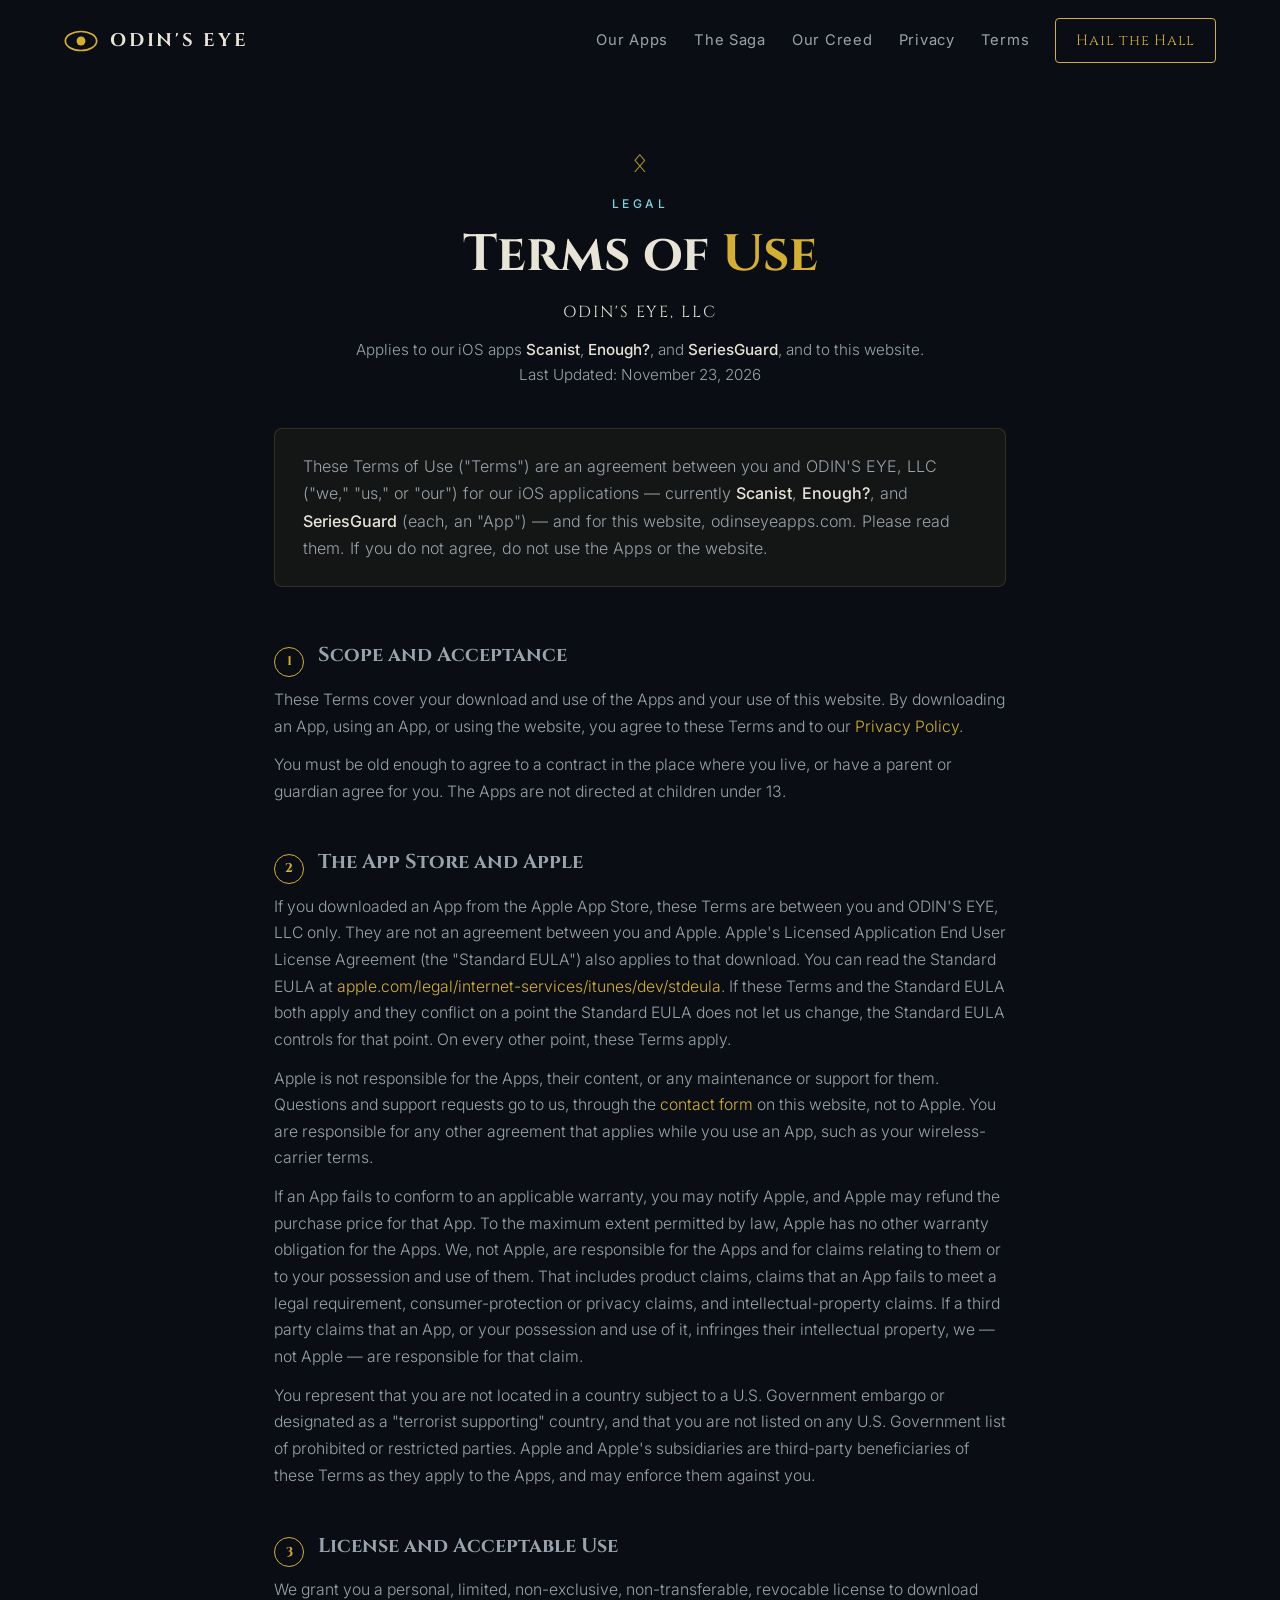
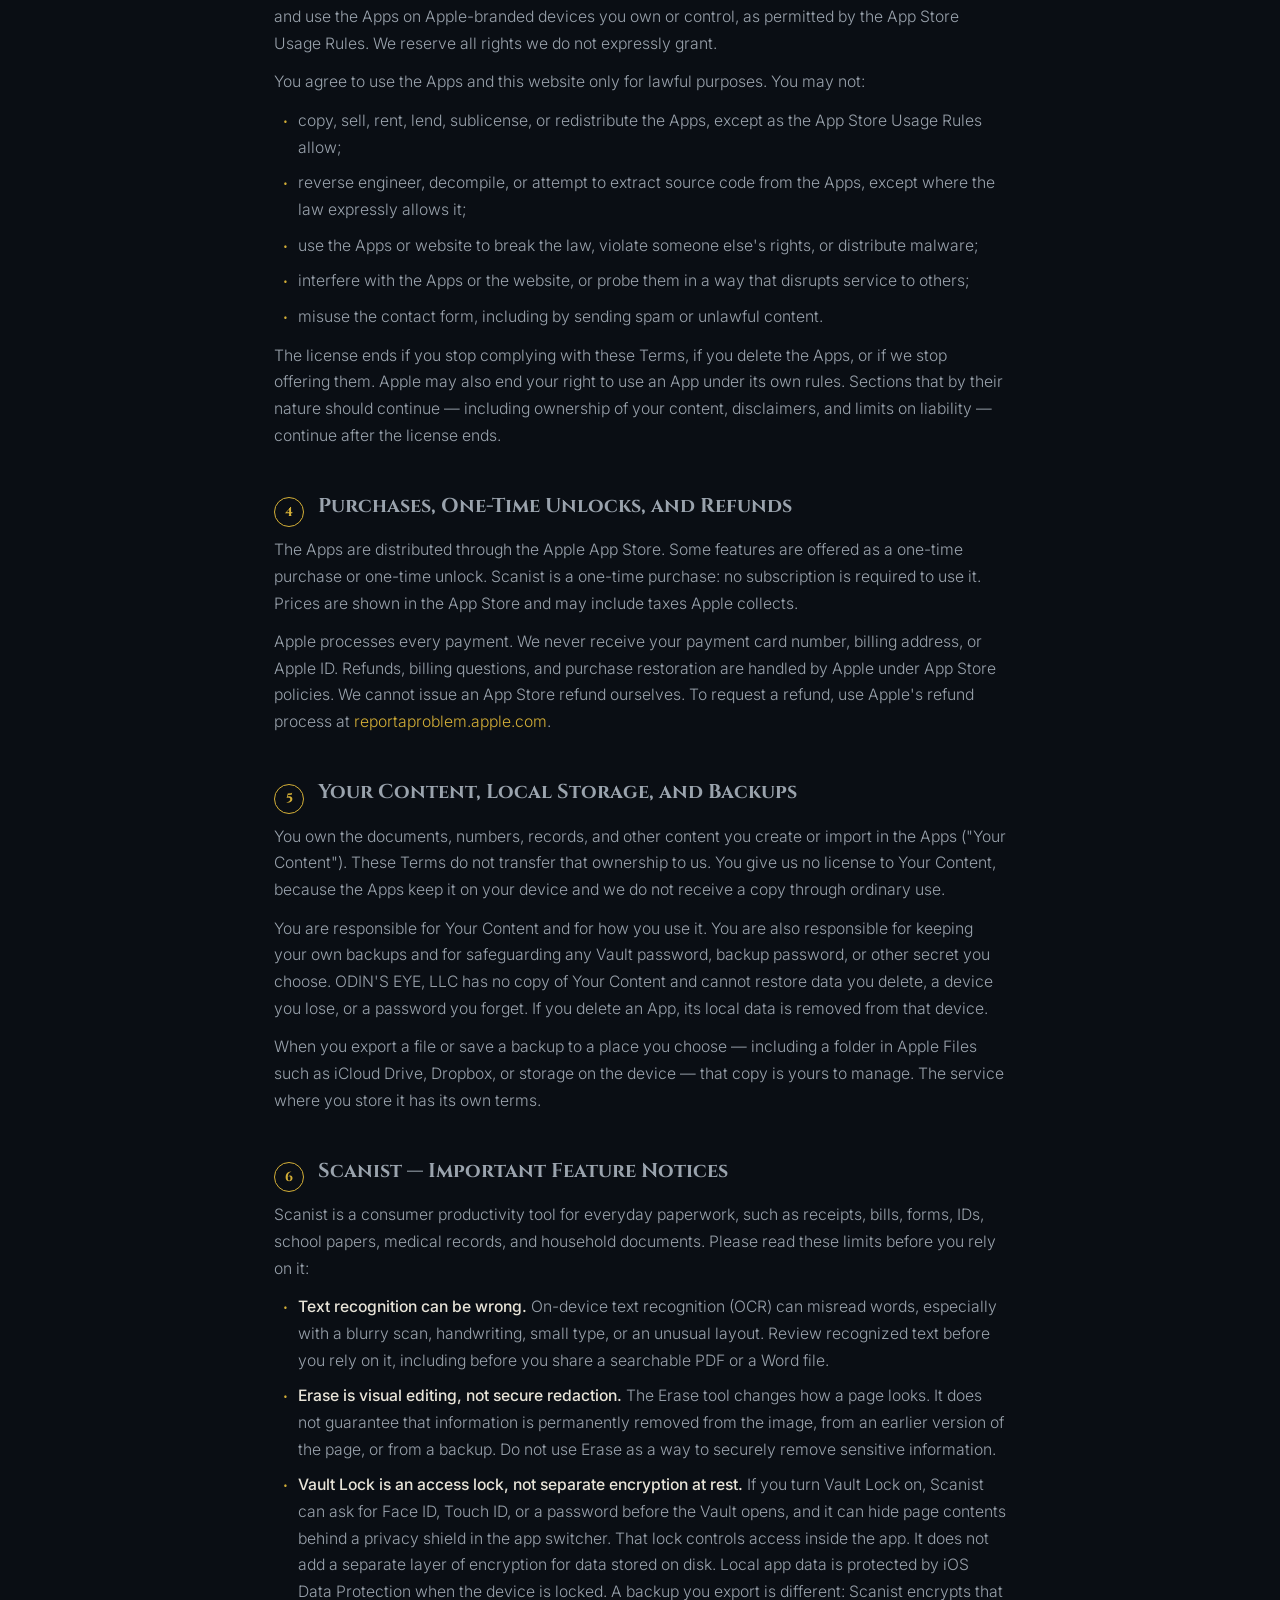
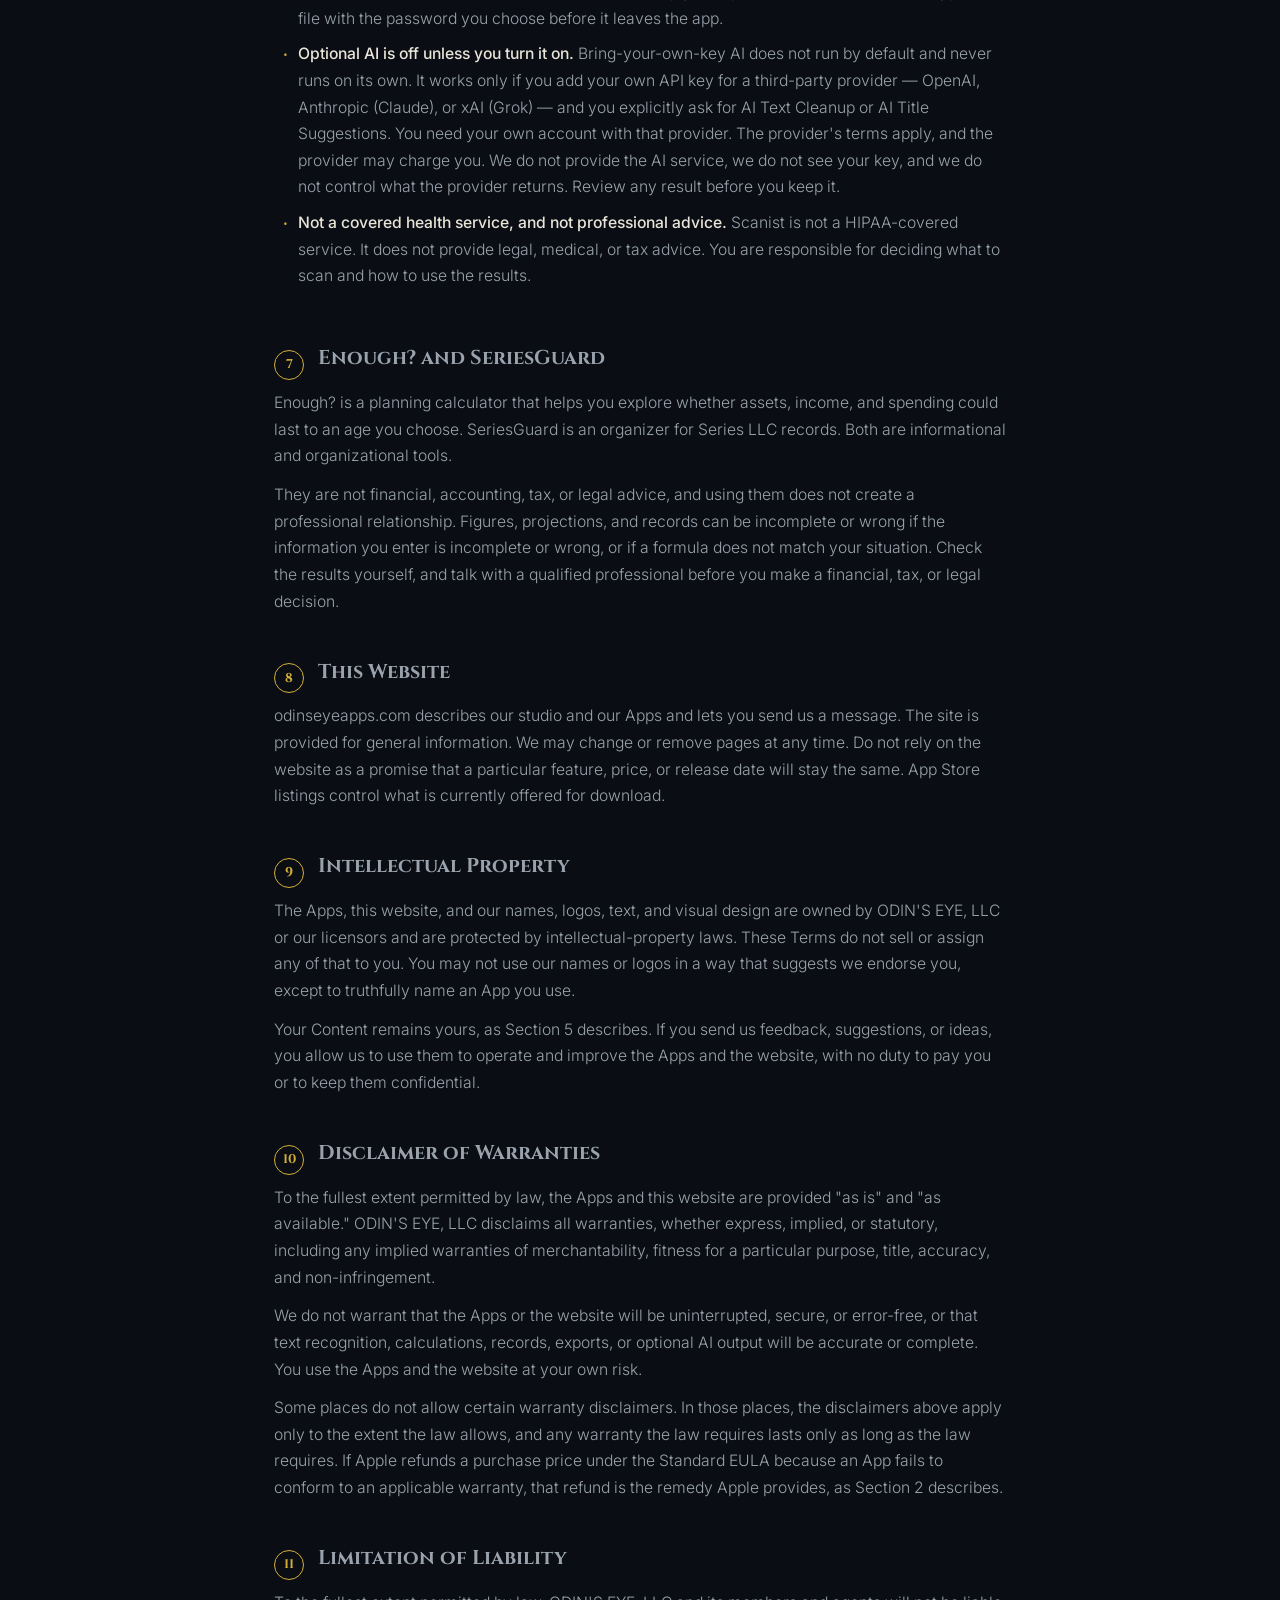
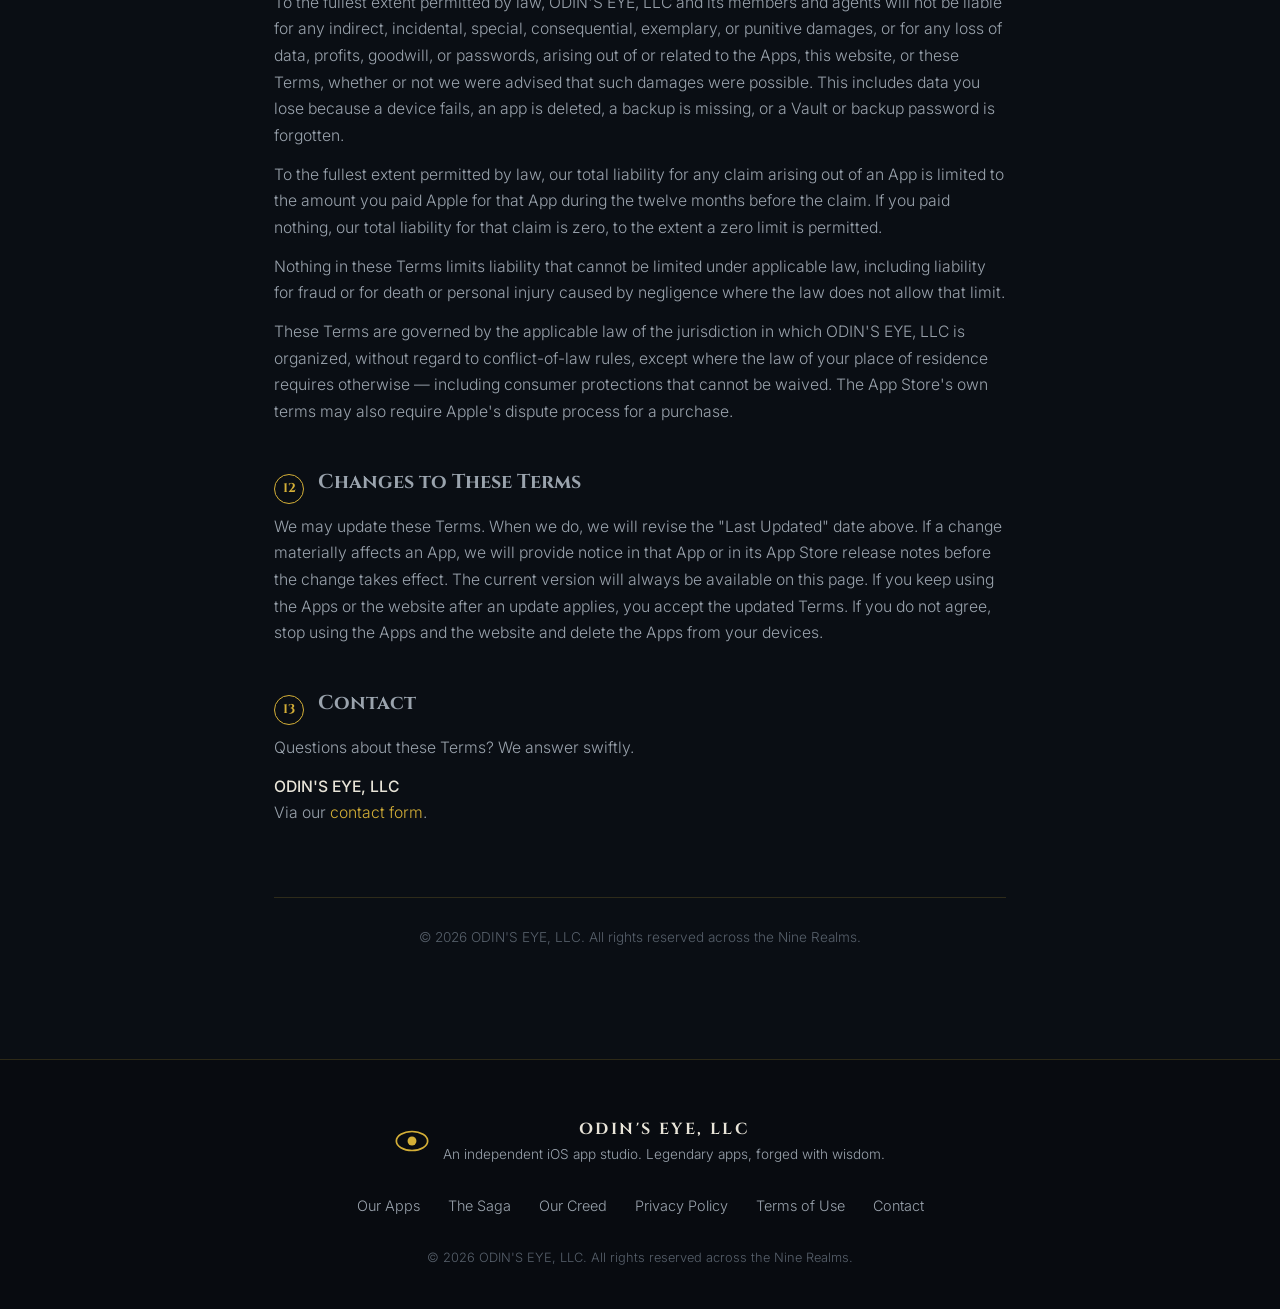
<file: terms.html>
<!DOCTYPE html>
<html lang="en">
<head>
  <meta charset="UTF-8" />
  <meta name="viewport" content="width=device-width, initial-scale=1.0" />
  <title>Terms of Use — Odin's Eye Apps</title>
  <meta name="description" content="Terms of Use for ODIN'S EYE, LLC, its iOS apps Scanist, Enough?, and SeriesGuard, and the website odinseyeapps.com." />
  <link rel="stylesheet" href="styles.css" />
  <link rel="icon" type="image/svg+xml" href='data:image/svg+xml,<svg xmlns="http://www.w3.org/2000/svg" viewBox="0 0 100 100"><circle cx="50" cy="50" r="45" fill="none" stroke="%23d4af37" stroke-width="6"/><circle cx="50" cy="50" r="14" fill="%23d4af37"/></svg>' />
</head>
<body>

  <!-- ===== Navigation ===== -->
  <header class="nav scrolled" id="nav">
    <div class="nav-inner">
      <a href="index.html" class="nav-brand">
        <svg class="nav-eye" viewBox="0 0 100 100" aria-hidden="true">
          <ellipse cx="50" cy="50" rx="46" ry="28" fill="none" stroke="currentColor" stroke-width="5"/>
          <circle cx="50" cy="50" r="13" fill="currentColor"/>
        </svg>
        <span>ODIN'S EYE</span>
      </a>
      <nav class="nav-links">
        <a href="index.html#apps">Our Apps</a>
        <a href="index.html#saga">The Saga</a>
        <a href="index.html#wisdom">Our Creed</a>
        <a href="privacy-policy.html">Privacy</a>
        <a href="terms.html" aria-current="page">Terms</a>
        <a href="index.html#contact" class="nav-cta">Hail the Hall</a>
      </nav>
      <button class="nav-toggle" id="navToggle" aria-label="Toggle menu">
        <span></span><span></span><span></span>
      </button>
    </div>
  </header>

  <!-- ===== Terms of Use ===== -->
  <main class="section legal-page">
    <div class="container legal-container">

      <div class="legal-head">
        <span class="section-rune" aria-hidden="true">ᛟ</span>
        <p class="legal-kicker">Legal</p>
        <h1>Terms of <span class="gold">Use</span></h1>
        <p class="legal-sub">ODIN'S EYE, LLC</p>
        <p class="legal-meta">Applies to our iOS apps <strong>Scanist</strong>, <strong>Enough?</strong>, and <strong>SeriesGuard</strong>, and to this website.</p>
        <p class="legal-meta">Last Updated: November 23, 2026</p>
      </div>

      <div class="legal-intro">
        <p>These Terms of Use ("Terms") are an agreement between you and ODIN'S EYE, LLC ("we," "us," or "our") for our iOS applications — currently <strong>Scanist</strong>, <strong>Enough?</strong>, and <strong>SeriesGuard</strong> (each, an "App") — and for this website, odinseyeapps.com. Please read them. If you do not agree, do not use the Apps or the website.</p>
      </div>

      <ol class="legal-sections">

        <li>
          <h2><span class="legal-num">1</span>Scope and Acceptance</h2>
          <p>These Terms cover your download and use of the Apps and your use of this website. By downloading an App, using an App, or using the website, you agree to these Terms and to our <a href="privacy-policy.html">Privacy Policy</a>.</p>
          <p>You must be old enough to agree to a contract in the place where you live, or have a parent or guardian agree for you. The Apps are not directed at children under 13.</p>
        </li>

        <li>
          <h2><span class="legal-num">2</span>The App Store and Apple</h2>
          <p>If you downloaded an App from the Apple App Store, these Terms are between you and ODIN'S EYE, LLC only. They are not an agreement between you and Apple. Apple's Licensed Application End User License Agreement (the "Standard EULA") also applies to that download. You can read the Standard EULA at <a href="https://www.apple.com/legal/internet-services/itunes/dev/stdeula/" target="_blank" rel="noopener noreferrer">apple.com/legal/internet-services/itunes/dev/stdeula</a>. If these Terms and the Standard EULA both apply and they conflict on a point the Standard EULA does not let us change, the Standard EULA controls for that point. On every other point, these Terms apply.</p>
          <p>Apple is not responsible for the Apps, their content, or any maintenance or support for them. Questions and support requests go to us, through the <a href="index.html#contact">contact form</a> on this website, not to Apple. You are responsible for any other agreement that applies while you use an App, such as your wireless-carrier terms.</p>
          <p>If an App fails to conform to an applicable warranty, you may notify Apple, and Apple may refund the purchase price for that App. To the maximum extent permitted by law, Apple has no other warranty obligation for the Apps. We, not Apple, are responsible for the Apps and for claims relating to them or to your possession and use of them. That includes product claims, claims that an App fails to meet a legal requirement, consumer-protection or privacy claims, and intellectual-property claims. If a third party claims that an App, or your possession and use of it, infringes their intellectual property, we — not Apple — are responsible for that claim.</p>
          <p>You represent that you are not located in a country subject to a U.S. Government embargo or designated as a "terrorist supporting" country, and that you are not listed on any U.S. Government list of prohibited or restricted parties. Apple and Apple's subsidiaries are third-party beneficiaries of these Terms as they apply to the Apps, and may enforce them against you.</p>
        </li>

        <li>
          <h2><span class="legal-num">3</span>License and Acceptable Use</h2>
          <p>We grant you a personal, limited, non-exclusive, non-transferable, revocable license to download and use the Apps on Apple-branded devices you own or control, as permitted by the App Store Usage Rules. We reserve all rights we do not expressly grant.</p>
          <p>You agree to use the Apps and this website only for lawful purposes. You may not:</p>
          <ul>
            <li>copy, sell, rent, lend, sublicense, or redistribute the Apps, except as the App Store Usage Rules allow;</li>
            <li>reverse engineer, decompile, or attempt to extract source code from the Apps, except where the law expressly allows it;</li>
            <li>use the Apps or website to break the law, violate someone else's rights, or distribute malware;</li>
            <li>interfere with the Apps or the website, or probe them in a way that disrupts service to others;</li>
            <li>misuse the contact form, including by sending spam or unlawful content.</li>
          </ul>
          <p>The license ends if you stop complying with these Terms, if you delete the Apps, or if we stop offering them. Apple may also end your right to use an App under its own rules. Sections that by their nature should continue — including ownership of your content, disclaimers, and limits on liability — continue after the license ends.</p>
        </li>

        <li>
          <h2><span class="legal-num">4</span>Purchases, One-Time Unlocks, and Refunds</h2>
          <p>The Apps are distributed through the Apple App Store. Some features are offered as a one-time purchase or one-time unlock. Scanist is a one-time purchase: no subscription is required to use it. Prices are shown in the App Store and may include taxes Apple collects.</p>
          <p>Apple processes every payment. We never receive your payment card number, billing address, or Apple ID. Refunds, billing questions, and purchase restoration are handled by Apple under App Store policies. We cannot issue an App Store refund ourselves. To request a refund, use Apple's refund process at <a href="https://reportaproblem.apple.com" target="_blank" rel="noopener noreferrer">reportaproblem.apple.com</a>.</p>
        </li>

        <li>
          <h2><span class="legal-num">5</span>Your Content, Local Storage, and Backups</h2>
          <p>You own the documents, numbers, records, and other content you create or import in the Apps ("Your Content"). These Terms do not transfer that ownership to us. You give us no license to Your Content, because the Apps keep it on your device and we do not receive a copy through ordinary use.</p>
          <p>You are responsible for Your Content and for how you use it. You are also responsible for keeping your own backups and for safeguarding any Vault password, backup password, or other secret you choose. ODIN'S EYE, LLC has no copy of Your Content and cannot restore data you delete, a device you lose, or a password you forget. If you delete an App, its local data is removed from that device.</p>
          <p>When you export a file or save a backup to a place you choose — including a folder in Apple Files such as iCloud Drive, Dropbox, or storage on the device — that copy is yours to manage. The service where you store it has its own terms.</p>
        </li>

        <li>
          <h2><span class="legal-num">6</span>Scanist — Important Feature Notices</h2>
          <p>Scanist is a consumer productivity tool for everyday paperwork, such as receipts, bills, forms, IDs, school papers, medical records, and household documents. Please read these limits before you rely on it:</p>
          <ul>
            <li><strong>Text recognition can be wrong.</strong> On-device text recognition (OCR) can misread words, especially with a blurry scan, handwriting, small type, or an unusual layout. Review recognized text before you rely on it, including before you share a searchable PDF or a Word file.</li>
            <li><strong>Erase is visual editing, not secure redaction.</strong> The Erase tool changes how a page looks. It does not guarantee that information is permanently removed from the image, from an earlier version of the page, or from a backup. Do not use Erase as a way to securely remove sensitive information.</li>
            <li><strong>Vault Lock is an access lock, not separate encryption at rest.</strong> If you turn Vault Lock on, Scanist can ask for Face ID, Touch ID, or a password before the Vault opens, and it can hide page contents behind a privacy shield in the app switcher. That lock controls access inside the app. It does not add a separate layer of encryption for data stored on disk. Local app data is protected by iOS Data Protection when the device is locked. A backup you export is different: Scanist encrypts that file with the password you choose before it leaves the app.</li>
            <li><strong>Optional AI is off unless you turn it on.</strong> Bring-your-own-key AI does not run by default and never runs on its own. It works only if you add your own API key for a third-party provider — OpenAI, Anthropic (Claude), or xAI (Grok) — and you explicitly ask for AI Text Cleanup or AI Title Suggestions. You need your own account with that provider. The provider's terms apply, and the provider may charge you. We do not provide the AI service, we do not see your key, and we do not control what the provider returns. Review any result before you keep it.</li>
            <li><strong>Not a covered health service, and not professional advice.</strong> Scanist is not a HIPAA-covered service. It does not provide legal, medical, or tax advice. You are responsible for deciding what to scan and how to use the results.</li>
          </ul>
        </li>

        <li>
          <h2><span class="legal-num">7</span>Enough? and SeriesGuard</h2>
          <p>Enough? is a planning calculator that helps you explore whether assets, income, and spending could last to an age you choose. SeriesGuard is an organizer for Series LLC records. Both are informational and organizational tools.</p>
          <p>They are not financial, accounting, tax, or legal advice, and using them does not create a professional relationship. Figures, projections, and records can be incomplete or wrong if the information you enter is incomplete or wrong, or if a formula does not match your situation. Check the results yourself, and talk with a qualified professional before you make a financial, tax, or legal decision.</p>
        </li>

        <li>
          <h2><span class="legal-num">8</span>This Website</h2>
          <p>odinseyeapps.com describes our studio and our Apps and lets you send us a message. The site is provided for general information. We may change or remove pages at any time. Do not rely on the website as a promise that a particular feature, price, or release date will stay the same. App Store listings control what is currently offered for download.</p>
        </li>

        <li>
          <h2><span class="legal-num">9</span>Intellectual Property</h2>
          <p>The Apps, this website, and our names, logos, text, and visual design are owned by ODIN'S EYE, LLC or our licensors and are protected by intellectual-property laws. These Terms do not sell or assign any of that to you. You may not use our names or logos in a way that suggests we endorse you, except to truthfully name an App you use.</p>
          <p>Your Content remains yours, as Section 5 describes. If you send us feedback, suggestions, or ideas, you allow us to use them to operate and improve the Apps and the website, with no duty to pay you or to keep them confidential.</p>
        </li>

        <li>
          <h2><span class="legal-num">10</span>Disclaimer of Warranties</h2>
          <p>To the fullest extent permitted by law, the Apps and this website are provided "as is" and "as available." ODIN'S EYE, LLC disclaims all warranties, whether express, implied, or statutory, including any implied warranties of merchantability, fitness for a particular purpose, title, accuracy, and non-infringement.</p>
          <p>We do not warrant that the Apps or the website will be uninterrupted, secure, or error-free, or that text recognition, calculations, records, exports, or optional AI output will be accurate or complete. You use the Apps and the website at your own risk.</p>
          <p>Some places do not allow certain warranty disclaimers. In those places, the disclaimers above apply only to the extent the law allows, and any warranty the law requires lasts only as long as the law requires. If Apple refunds a purchase price under the Standard EULA because an App fails to conform to an applicable warranty, that refund is the remedy Apple provides, as Section 2 describes.</p>
        </li>

        <li>
          <h2><span class="legal-num">11</span>Limitation of Liability</h2>
          <p>To the fullest extent permitted by law, ODIN'S EYE, LLC and its members and agents will not be liable for any indirect, incidental, special, consequential, exemplary, or punitive damages, or for any loss of data, profits, goodwill, or passwords, arising out of or related to the Apps, this website, or these Terms, whether or not we were advised that such damages were possible. This includes data you lose because a device fails, an app is deleted, a backup is missing, or a Vault or backup password is forgotten.</p>
          <p>To the fullest extent permitted by law, our total liability for any claim arising out of an App is limited to the amount you paid Apple for that App during the twelve months before the claim. If you paid nothing, our total liability for that claim is zero, to the extent a zero limit is permitted.</p>
          <p>Nothing in these Terms limits liability that cannot be limited under applicable law, including liability for fraud or for death or personal injury caused by negligence where the law does not allow that limit.</p>
          <p>These Terms are governed by the applicable law of the jurisdiction in which ODIN'S EYE, LLC is organized, without regard to conflict-of-law rules, except where the law of your place of residence requires otherwise — including consumer protections that cannot be waived. The App Store's own terms may also require Apple's dispute process for a purchase.</p>
        </li>

        <li>
          <h2><span class="legal-num">12</span>Changes to These Terms</h2>
          <p>We may update these Terms. When we do, we will revise the "Last Updated" date above. If a change materially affects an App, we will provide notice in that App or in its App Store release notes before the change takes effect. The current version will always be available on this page. If you keep using the Apps or the website after an update applies, you accept the updated Terms. If you do not agree, stop using the Apps and the website and delete the Apps from your devices.</p>
        </li>

        <li>
          <h2><span class="legal-num">13</span>Contact</h2>
          <p>Questions about these Terms? We answer swiftly.</p>
          <p><strong>ODIN'S EYE, LLC</strong><br/>
          Via our <a href="index.html#contact">contact form</a>.</p>
        </li>

      </ol>

      <p class="legal-footer-note">© <span id="year"></span> ODIN'S EYE, LLC. All rights reserved across the Nine Realms.</p>
    </div>
  </main>

  <!-- ===== Footer ===== -->
  <footer class="footer">
    <div class="container footer-inner">
      <div class="footer-brand">
        <svg class="nav-eye" viewBox="0 0 100 100" aria-hidden="true">
          <ellipse cx="50" cy="50" rx="46" ry="28" fill="none" stroke="currentColor" stroke-width="5"/>
          <circle cx="50" cy="50" r="13" fill="currentColor"/>
        </svg>
        <div>
          <strong>ODIN'S EYE, LLC</strong>
          <p>An independent iOS app studio. Legendary apps, forged with wisdom.</p>
        </div>
      </div>
      <div class="footer-links">
        <a href="index.html#apps">Our Apps</a>
        <a href="index.html#saga">The Saga</a>
        <a href="index.html#wisdom">Our Creed</a>
        <a href="privacy-policy.html">Privacy Policy</a>
        <a href="terms.html">Terms of Use</a>
        <a href="index.html#contact">Contact</a>
      </div>
      <p class="footer-legal">© <span class="year-copy"></span> ODIN'S EYE, LLC. All rights reserved across the Nine Realms.</p>
    </div>
  </footer>

  <script src="script.js"></script>
</body>
</html>
</file>
<file: styles.css>
/* ============================================================
   ODIN'S EYE APPS — Nordic landing page
   Self-hosted SIL OFL fonts (no Google Fonts or other CDN):
   assets/fonts/OFL-Cinzel.txt and assets/fonts/OFL-Inter.txt
   Latin subsets only. Runes and emoji use the fallback stack.
   ============================================================ */

@font-face {
  font-family: "Cinzel";
  font-style: normal;
  font-weight: 400 900;
  font-display: swap;
  src: url("assets/fonts/cinzel-latin-wght-normal.woff2") format("woff2");
  unicode-range: U+0000-00FF, U+0131, U+0152-0153, U+02BB-02BC, U+02C6, U+02DA, U+02DC, U+0304, U+0308, U+0329, U+2000-206F, U+20AC, U+2122, U+2191, U+2193, U+2212, U+2215, U+FEFF, U+FFFD;
}

@font-face {
  font-family: "Inter";
  font-style: normal;
  font-weight: 100 900;
  font-display: swap;
  src: url("assets/fonts/inter-latin-wght-normal.woff2") format("woff2");
  unicode-range: U+0000-00FF, U+0131, U+0152-0153, U+02BB-02BC, U+02C6, U+02DA, U+02DC, U+0304, U+0308, U+0329, U+2000-206F, U+20AC, U+2122, U+2191, U+2193, U+2212, U+2215, U+FEFF, U+FFFD;
}

:root {
  --bg: #0a0e14;
  --bg-alt: #0e141d;
  --surface: #131b27;
  --line: rgba(212, 175, 55, 0.18);
  --gold: #d4af37;
  --gold-bright: #f0cc5a;
  --ice: #7fd1e0;
  --text: #e8e4d8;
  --text-dim: #9aa3ad;
  --font-display: "Cinzel", "Palatino Linotype", Palatino, "Times New Roman", serif;
  --font-body: "Inter", system-ui, -apple-system, "Segoe UI", sans-serif;
}

* { margin: 0; padding: 0; box-sizing: border-box; }

html { scroll-behavior: smooth; }

body {
  background: var(--bg);
  color: var(--text);
  font-family: var(--font-body);
  font-weight: 300;
  line-height: 1.7;
  overflow-x: hidden;
}

h1, h2, h3 { font-family: var(--font-display); font-weight: 700; line-height: 1.2; }

.gold { color: var(--gold); }

.container { max-width: 1100px; margin: 0 auto; padding: 0 24px; }

/* ===== Buttons ===== */
.btn {
  display: inline-block;
  padding: 14px 34px;
  font-family: var(--font-display);
  font-size: 1rem;
  font-weight: 600;
  letter-spacing: 0.08em;
  text-decoration: none;
  border: 2px solid var(--gold);
  border-radius: 4px;
  transition: all 0.3s ease;
  cursor: pointer;
}

.btn-gold {
  background: linear-gradient(135deg, var(--gold), #b08d22);
  color: #0a0e14;
}
.btn-gold:hover {
  background: linear-gradient(135deg, var(--gold-bright), var(--gold));
  box-shadow: 0 0 28px rgba(212, 175, 55, 0.45);
  transform: translateY(-2px);
}

.btn-ghost { background: transparent; color: var(--gold); }
.btn-ghost:hover {
  background: rgba(212, 175, 55, 0.1);
  box-shadow: 0 0 20px rgba(212, 175, 55, 0.25);
  transform: translateY(-2px);
}

.btn-full { width: 100%; font-size: 1.1rem; }

/* ===== Navigation ===== */
.nav {
  position: fixed;
  top: 0; left: 0; right: 0;
  z-index: 100;
  transition: background 0.4s ease, box-shadow 0.4s ease;
}
.nav.scrolled {
  background: rgba(10, 14, 20, 0.92);
  backdrop-filter: blur(12px);
  box-shadow: 0 1px 0 var(--line);
}

.nav-inner {
  max-width: 1200px;
  margin: 0 auto;
  padding: 18px 24px;
  display: flex;
  align-items: center;
  justify-content: space-between;
}

.nav-brand {
  display: flex;
  align-items: center;
  gap: 12px;
  flex-shrink: 0;
  font-family: var(--font-display);
  font-weight: 700;
  font-size: 1.15rem;
  letter-spacing: 0.15em;
  color: var(--text);
  text-decoration: none;
  white-space: nowrap;
}
.nav-eye { width: 34px; height: 34px; color: var(--gold); flex-shrink: 0; }

.nav-links { display: flex; align-items: center; gap: 26px; flex-shrink: 0; }
.nav-links a {
  color: var(--text-dim);
  text-decoration: none;
  font-size: 0.92rem;
  font-weight: 400;
  letter-spacing: 0.05em;
  transition: color 0.25s;
}
.nav-links a:hover { color: var(--gold-bright); }

.nav-cta {
  padding: 9px 20px;
  border: 1.5px solid var(--gold);
  border-radius: 4px;
  color: var(--gold) !important;
  font-family: var(--font-display);
}
.nav-cta:hover { background: rgba(212, 175, 55, 0.12); }

.nav-toggle { display: none; background: none; border: none; flex-direction: column; gap: 5px; padding: 6px; cursor: pointer; }
.nav-toggle span { width: 26px; height: 2px; background: var(--gold); transition: 0.3s; }

/* ===== Hero ===== */
.hero {
  position: relative;
  min-height: 100vh;
  display: flex;
  align-items: center;
  justify-content: center;
  text-align: center;
  overflow: hidden;
  background:
    radial-gradient(ellipse 80% 60% at 50% -10%, rgba(30, 58, 95, 0.55), transparent),
    var(--bg);
}

#runeCanvas {
  position: absolute;
  inset: 0;
  width: 100%;
  height: 100%;
  opacity: 0.6;
}

/* aurora ribbons */
.aurora {
  position: absolute;
  width: 130%;
  height: 380px;
  filter: blur(70px);
  opacity: 0.16;
  pointer-events: none;
  animation: auroraDrift 16s ease-in-out infinite alternate;
}
.aurora-1 { top: -8%; left: -20%; background: linear-gradient(100deg, transparent, #2dd4bf, #7fd1e0, transparent); }
.aurora-2 { top: 8%; left: -5%; background: linear-gradient(80deg, transparent, #6366f1, #2dd4bf, transparent); animation-delay: -6s; animation-duration: 21s; }
.aurora-3 { top: 30%; left: -15%; background: linear-gradient(95deg, transparent, #0ea5e9, #a78bfa, transparent); animation-delay: -11s; animation-duration: 26s; opacity: 0.1; }

@keyframes auroraDrift {
  from { transform: translateX(-6%) skewY(-4deg) scaleY(1); }
  to   { transform: translateX(6%)  skewY(3deg)  scaleY(1.25); }
}

.hero-content { position: relative; z-index: 2; padding: 120px 24px 80px; max-width: 860px; }

.hero-emblem { width: 220px; margin: 0 auto 8px; }
.hero-emblem svg { width: 100%; height: auto; overflow: visible; }

.rune-ring { transform-origin: 150px 150px; animation: ringSpin 60s linear infinite; }
@keyframes ringSpin { to { transform: rotate(360deg); } }

.ring-runes {
  font-size: 17px;
  fill: rgba(212, 175, 55, 0.55);
  letter-spacing: 6px;
}

.emblem-pupil { animation: pupilPulse 4s ease-in-out infinite; transform-origin: 150px 150px; }
@keyframes pupilPulse {
  0%, 100% { opacity: 1; transform: scale(1); }
  50%      { opacity: 0.7; transform: scale(0.82); }
}

.hero-kicker {
  font-size: 0.8rem;
  letter-spacing: 0.35em;
  color: var(--ice);
  margin-bottom: 18px;
  font-weight: 500;
}

.hero-title {
  font-size: clamp(3rem, 9vw, 5.8rem);
  font-weight: 900;
  letter-spacing: 0.06em;
  text-shadow: 0 0 60px rgba(212, 175, 55, 0.25);
}
.hero-sub-line {
  display: block;
  font-size: 0.32em;
  letter-spacing: 0.85em;
  margin-left: 0.4em;
  color: var(--text-dim);
  font-weight: 400;
}

.hero-tagline {
  margin: 26px auto 38px;
  max-width: 560px;
  font-size: 1.12rem;
  color: var(--text-dim);
}

.hero-actions { display: flex; gap: 18px; justify-content: center; flex-wrap: wrap; }

.scroll-hint {
  position: absolute;
  bottom: 28px;
  left: 50%;
  transform: translateX(-50%);
  display: flex;
  flex-direction: column;
  align-items: center;
  gap: 6px;
  color: var(--gold);
  text-decoration: none;
  opacity: 0.6;
  animation: hintBob 2.4s ease-in-out infinite;
  z-index: 2;
}
.scroll-arrow {
  width: 10px; height: 10px;
  border-right: 2px solid var(--gold);
  border-bottom: 2px solid var(--gold);
  transform: rotate(45deg);
}
@keyframes hintBob {
  0%, 100% { transform: translateX(-50%) translateY(0); }
  50%      { transform: translateX(-50%) translateY(8px); }
}

.rune-glyph { font-size: 1.2rem; }

/* ===== Sections ===== */
.section { padding: 110px 0; position: relative; }
.section-alt { background: var(--bg-alt); border-top: 1px solid var(--line); border-bottom: 1px solid var(--line); }

.section-head { text-align: center; margin-bottom: 64px; }
.section-rune {
  display: inline-block;
  font-size: 1.6rem;
  color: var(--gold);
  opacity: 0.8;
  margin-bottom: 10px;
}
.section-head h2 { font-size: clamp(1.9rem, 4.5vw, 2.8rem); margin-bottom: 14px; }
.section-head p { color: var(--text-dim); font-size: 1.05rem; max-width: 520px; margin: 0 auto; }

/* ===== Cards ===== */
.cards { display: grid; grid-template-columns: repeat(auto-fit, minmax(280px, 1fr)); gap: 28px; }

.card {
  position: relative;
  background: linear-gradient(160deg, var(--surface), #0d1320);
  border: 1px solid var(--line);
  border-radius: 8px;
  padding: 40px 32px;
  overflow: hidden;
  transition: transform 0.35s ease, border-color 0.35s ease, box-shadow 0.35s ease;
}
.card:hover {
  transform: translateY(-8px);
  border-color: rgba(212, 175, 55, 0.5);
  box-shadow: 0 18px 44px rgba(0, 0, 0, 0.5), 0 0 30px rgba(212, 175, 55, 0.08);
}

.card-icon { width: 56px; height: 56px; color: var(--gold); margin-bottom: 22px; }
.card-icon svg { width: 100%; height: 100%; }

.card h3 { font-size: 1.3rem; margin-bottom: 12px; }
.card p { color: var(--text-dim); font-size: 0.97rem; }

/* app showcase cards */
#apps .cards { grid-template-columns: 1fr; gap: 40px; }

.app-card {
  display: grid;
  grid-template-columns: 1fr 230px;
  gap: 44px;
  align-items: center;
}
.app-card:nth-child(even) { grid-template-columns: 230px 1fr; }
.app-card:nth-child(even) .app-phone { order: -1; }

.app-head {
  display: flex;
  align-items: center;
  gap: 16px;
  margin-bottom: 20px;
}
.app-head h3 { margin: 0; }

.app-icon-img {
  width: 64px;
  height: 64px;
  border-radius: 15px;
  border: 1px solid rgba(212, 175, 55, 0.4);
  box-shadow: 0 8px 20px rgba(0, 0, 0, 0.45);
  flex-shrink: 0;
}

/* rune icon box (placeholder until a real app icon exists) */
.app-icon-glyph {
  width: 64px;
  height: 64px;
  border-radius: 15px;
  border: 1px solid rgba(212, 175, 55, 0.4);
  box-shadow: inset 0 1px 0 rgba(255, 255, 255, 0.06), 0 8px 20px rgba(0, 0, 0, 0.45);
  background: linear-gradient(150deg, #1d2940, #0e1420);
  display: flex;
  align-items: center;
  justify-content: center;
  font-size: 2rem;
  color: var(--gold-bright);
  flex-shrink: 0;
}

.app-type {
  font-size: 0.75rem;
  letter-spacing: 0.22em;
  text-transform: uppercase;
  color: var(--ice);
  margin: 4px 0 0;
  font-weight: 500;
}

/* angled iPhone mockup around screenshots */
.app-phone {
  display: flex;
  justify-content: center;
  perspective: 1100px;
}

.phone-frame {
  position: relative;
  width: 100%;
  max-width: 185px;
  padding: 7px;
  border-radius: 34px;
  background: linear-gradient(160deg, #1b2434, #05070b);
  border: 1px solid rgba(212, 175, 55, 0.4);
  transform: rotateY(-22deg) rotateX(5deg) rotateZ(3deg);
  transform-style: preserve-3d;
  transition: transform 0.5s ease;
  box-shadow:
    -28px 36px 50px rgba(0, 0, 0, 0.55),
    0 0 44px rgba(127, 209, 224, 0.08),
    inset 0 1px 0 rgba(255, 255, 255, 0.08);
}
/* mirror the tilt when the phone sits on the left */
.app-card:nth-child(even) .phone-frame {
  transform: rotateY(22deg) rotateX(5deg) rotateZ(-3deg);
  box-shadow:
    28px 36px 50px rgba(0, 0, 0, 0.55),
    0 0 44px rgba(127, 209, 224, 0.08),
    inset 0 1px 0 rgba(255, 255, 255, 0.08);
}
/* straighten gently on hover, as if turned toward the viewer */
.app-card:hover .phone-frame { transform: rotateY(-8deg) rotateX(2deg) rotateZ(1deg); }
.app-card:nth-child(even):hover .phone-frame { transform: rotateY(8deg) rotateX(2deg) rotateZ(-1deg); }

.phone-frame::before {
  /* dynamic island */
  content: "";
  position: absolute;
  top: 14px;
  left: 50%;
  transform: translateX(-50%);
  width: 56px;
  height: 16px;
  border-radius: 9px;
  background: #05070b;
  z-index: 1;
}
.phone-frame img {
  display: block;
  width: 100%;
  border-radius: 27px;
}

/* "coming soon" placeholder screen (no screenshot yet) */
.phone-soon-screen {
  display: flex;
  flex-direction: column;
  align-items: center;
  justify-content: center;
  gap: 10px;
  aspect-ratio: 1320 / 2868;
  border-radius: 27px;
  background:
    radial-gradient(ellipse 90% 50% at 50% 30%, rgba(30, 58, 95, 0.6), transparent),
    linear-gradient(170deg, #131b27, #070b11);
  text-align: center;
  padding: 0 18px;
}
.phone-soon-rune {
  font-size: 3.4rem;
  color: var(--gold);
  text-shadow: 0 0 26px rgba(212, 175, 55, 0.4);
}
.phone-soon-name {
  font-family: var(--font-display);
  font-size: 1.05rem;
  letter-spacing: 0.08em;
  color: var(--text);
}
.phone-soon-label {
  font-size: 0.68rem;
  letter-spacing: 0.28em;
  text-transform: uppercase;
  color: var(--ice);
}

.app-features {
  list-style: none;
  margin: 16px 0 0;
  padding: 0;
}
.app-features li {
  position: relative;
  padding-left: 22px;
  color: var(--text-dim);
  font-size: 0.92rem;
  margin-bottom: 7px;
}
.app-features li::before {
  content: "᛫";
  position: absolute;
  left: 4px;
  color: var(--gold);
  font-size: 1.1rem;
  line-height: 1.4;
}

.store-badge {
  display: inline-block;
  margin-top: 20px;
  padding: 10px 18px;
  border: 1.5px solid var(--text-dim);
  border-radius: 8px;
  color: var(--text);
  text-decoration: none;
  font-size: 0.88rem;
  font-weight: 400;
  transition: border-color 0.3s, color 0.3s, box-shadow 0.3s;
  position: relative;
  z-index: 1;
}
.store-badge:hover {
  border-color: var(--gold);
  color: var(--gold-bright);
  box-shadow: 0 0 16px rgba(212, 175, 55, 0.2);
}

.store-badge-soon {
  border-style: dashed;
  border-color: rgba(212, 175, 55, 0.45);
  color: var(--gold);
  cursor: default;
}
.store-badge-soon:hover {
  border-color: rgba(212, 175, 55, 0.45);
  color: var(--gold);
  box-shadow: none;
}

.app-links {
  display: flex;
  flex-wrap: wrap;
  align-items: center;
  gap: 6px 0;
  margin-top: 14px;
  position: relative;
  z-index: 1;
  font-size: 0.84rem;
  letter-spacing: 0.03em;
}
.app-links a {
  color: var(--text-dim);
  text-decoration: none;
}
.app-links a:hover { color: var(--gold-bright); }
.app-links a:not(:last-child)::after {
  content: "·";
  color: rgba(212, 175, 55, 0.55);
  margin: 0 10px;
}

.apps-note {
  text-align: center;
  margin-top: 48px;
  color: var(--text-dim);
  font-size: 0.95rem;
}
.apps-note a { color: var(--gold); text-decoration: none; }
.apps-note a:hover { color: var(--gold-bright); }

.card-rune {
  position: absolute;
  bottom: -22px;
  right: -6px;
  font-size: 7rem;
  color: rgba(212, 175, 55, 0.06);
  pointer-events: none;
  line-height: 1;
}

/* ===== Saga timeline ===== */
.saga { list-style: none; max-width: 720px; margin: 0 auto; position: relative; }
.saga::before {
  content: "";
  position: absolute;
  left: 31px;
  top: 8px;
  bottom: 8px;
  width: 2px;
  background: linear-gradient(to bottom, transparent, var(--gold) 12%, var(--gold) 88%, transparent);
  opacity: 0.35;
}

.saga-step { display: flex; gap: 30px; padding: 26px 0; position: relative; }

.saga-marker {
  flex-shrink: 0;
  width: 64px;
  height: 64px;
  border: 2px solid var(--gold);
  border-radius: 50%;
  background: var(--bg);
  color: var(--gold);
  font-family: var(--font-display);
  font-size: 1.2rem;
  display: flex;
  align-items: center;
  justify-content: center;
  z-index: 1;
  box-shadow: 0 0 18px rgba(212, 175, 55, 0.18);
}

.saga-body h3 { font-size: 1.35rem; margin-bottom: 8px; }
.saga-body p { color: var(--text-dim); }

/* ===== Stats ===== */
.stats {
  display: grid;
  grid-template-columns: repeat(auto-fit, minmax(180px, 1fr));
  gap: 24px;
  margin-bottom: 70px;
  text-align: center;
}

.stat {
  padding: 30px 16px;
  border: 1px solid var(--line);
  border-radius: 8px;
  background: rgba(212, 175, 55, 0.03);
}
.stat-number, .stat-suffix {
  font-family: var(--font-display);
  font-size: 2.6rem;
  font-weight: 700;
  color: var(--gold);
}
.stat-suffix { font-size: 1.6rem; }
.stat-label {
  display: block;
  margin-top: 6px;
  font-size: 0.85rem;
  letter-spacing: 0.12em;
  text-transform: uppercase;
  color: var(--text-dim);
}

/* ===== Virtues ===== */
.virtues { display: grid; grid-template-columns: repeat(auto-fit, minmax(280px, 1fr)); gap: 36px; }
.virtue h3 { font-size: 1.15rem; margin-bottom: 10px; display: flex; align-items: center; gap: 10px; }
.virtue p { color: var(--text-dim); font-size: 0.97rem; }

/* ===== Contact ===== */
.section-contact { overflow: hidden; }
.aurora-contact {
  position: absolute;
  top: 0; left: -15%;
  width: 130%;
  height: 300px;
  background: linear-gradient(90deg, transparent, #2dd4bf, #6366f1, transparent);
  filter: blur(90px);
  opacity: 0.08;
  animation: auroraDrift 20s ease-in-out infinite alternate;
}

.contact-form { max-width: 640px; margin: 0 auto; position: relative; z-index: 1; }

.form-row { display: grid; grid-template-columns: 1fr 1fr; gap: 20px; }

.contact-form label { display: block; margin-bottom: 20px; }
.contact-form label span {
  display: block;
  font-family: var(--font-display);
  font-size: 0.85rem;
  letter-spacing: 0.1em;
  color: var(--gold);
  margin-bottom: 8px;
}

.contact-form input,
.contact-form textarea {
  width: 100%;
  padding: 14px 16px;
  background: var(--surface);
  border: 1px solid var(--line);
  border-radius: 4px;
  color: var(--text);
  font-family: var(--font-body);
  font-size: 1rem;
  transition: border-color 0.3s, box-shadow 0.3s;
  resize: vertical;
}
.contact-form input:focus,
.contact-form textarea:focus {
  outline: none;
  border-color: var(--gold);
  box-shadow: 0 0 14px rgba(212, 175, 55, 0.18);
}
.contact-form ::placeholder { color: #57606b; }

.form-note {
  margin-top: 18px;
  text-align: center;
  color: var(--ice);
  font-size: 0.95rem;
}
.form-note-error { color: #e0907f; }

.btn:disabled { opacity: 0.6; cursor: wait; transform: none; }

/* ===== Footer ===== */
.footer {
  border-top: 1px solid var(--line);
  padding: 56px 0 40px;
  background: #080b10;
}

.footer-inner { display: flex; flex-direction: column; align-items: center; gap: 28px; text-align: center; }

.footer-brand { display: flex; align-items: center; gap: 14px; color: var(--gold); }
.footer-brand strong {
  font-family: var(--font-display);
  letter-spacing: 0.15em;
  color: var(--text);
  display: block;
}
.footer-brand p { color: var(--text-dim); font-size: 0.85rem; }

.footer-links { display: flex; gap: 28px; flex-wrap: wrap; justify-content: center; }
.footer-links a { color: var(--text-dim); text-decoration: none; font-size: 0.9rem; transition: color 0.25s; }
.footer-links a:hover { color: var(--gold-bright); }

.footer-legal { color: #57606b; font-size: 0.8rem; }

/* ===== Legal pages ===== */
.legal-page { padding-top: 140px; }
.legal-container { max-width: 780px; }

.legal-head { text-align: center; margin-bottom: 40px; }
.legal-kicker {
  font-size: 0.75rem;
  letter-spacing: 0.3em;
  text-transform: uppercase;
  color: var(--ice);
  font-weight: 500;
  margin-bottom: 10px;
}
.legal-head h1 {
  font-size: clamp(2.2rem, 5vw, 3.2rem);
  margin-bottom: 14px;
}
.legal-sub {
  font-family: var(--font-display);
  letter-spacing: 0.12em;
  color: var(--text);
  margin-bottom: 10px;
}
.legal-meta { color: var(--text-dim); font-size: 0.95rem; }
.legal-meta strong { color: var(--text); font-weight: 500; }

.legal-intro {
  background: rgba(212, 175, 55, 0.05);
  border: 1px solid var(--line);
  border-radius: 8px;
  padding: 24px 28px;
  margin-bottom: 56px;
  color: var(--text-dim);
}
.legal-intro strong { color: var(--text); font-weight: 500; }

.legal-sections { list-style: none; display: flex; flex-direction: column; gap: 44px; }

.legal-sections h2 {
  display: flex;
  align-items: baseline;
  gap: 14px;
  font-size: 1.25rem;
  margin-bottom: 14px;
}
.legal-sections h3 {
  font-size: 1.05rem;
  font-weight: 600;
  margin: 22px 0 10px;
  color: var(--text);
}
.legal-num {
  flex-shrink: 0;
  width: 30px;
  height: 30px;
  display: inline-flex;
  align-items: center;
  justify-content: center;
  border: 1.5px solid var(--gold);
  border-radius: 50%;
  color: var(--gold);
  font-size: 0.8rem;
  transform: translateY(4px);
}

.legal-sections p,
.legal-sections li {
  color: var(--text-dim);
  font-size: 0.98rem;
}
.legal-sections p { margin-bottom: 12px; }
.legal-sections p:last-child { margin-bottom: 0; }
.legal-sections strong { color: var(--text); font-weight: 500; }
.legal-sections em { color: var(--text); }

.legal-sections ul {
  list-style: none;
  padding: 0;
  margin: 0 0 12px;
}
.legal-sections ul li {
  position: relative;
  padding-left: 24px;
  margin-bottom: 9px;
}
.legal-sections ul li::before {
  content: "᛫";
  position: absolute;
  left: 6px;
  color: var(--gold);
  font-size: 1.1rem;
}

.legal-sections a { color: var(--gold); text-decoration: none; }
.legal-sections a:hover { color: var(--gold-bright); text-decoration: underline; }

.legal-footer-note {
  margin-top: 70px;
  padding-top: 28px;
  border-top: 1px solid var(--line);
  text-align: center;
  color: #57606b;
  font-size: 0.85rem;
}

/* ===== Reveal animation ===== */
.reveal { opacity: 0; transform: translateY(28px); transition: opacity 0.7s ease, transform 0.7s ease; }
.reveal.visible { opacity: 1; transform: translateY(0); }

@media (prefers-reduced-motion: reduce) {
  *, *::before, *::after { animation: none !important; transition: none !important; }
  .reveal { opacity: 1; transform: none; }
  html { scroll-behavior: auto; }
}

/* ===== Compact nav =====
   Six links no longer fit beside the wordmark below this width. */
@media (max-width: 980px) {
  .nav-links {
    position: fixed;
    top: 64px; right: 0;
    flex-direction: column;
    align-items: flex-end;
    gap: 0;
    background: rgba(10, 14, 20, 0.97);
    backdrop-filter: blur(12px);
    width: 100%;
    padding: 12px 24px 24px;
    border-bottom: 1px solid var(--line);
    transform: translateY(calc(-100% - 80px));
    pointer-events: none;
    transition: transform 0.35s ease;
  }
  .nav-links.open {
    transform: translateY(0);
    pointer-events: auto;
  }
  .nav-links a { padding: 12px 0; font-size: 1.05rem; white-space: nowrap; }
  .nav-cta { margin-top: 10px; }

  .nav-toggle { display: flex; }
}

/* ===== Mobile ===== */
@media (max-width: 760px) {
  .hero-emblem { width: 170px; }
  .app-card,
  .app-card:nth-child(even) { grid-template-columns: 1fr; gap: 32px; }
  .app-card:nth-child(even) .app-phone { order: 0; }
  .form-row { grid-template-columns: 1fr; gap: 0; }
  .section { padding: 80px 0; }
  .saga::before { left: 23px; }
  .saga-marker { width: 48px; height: 48px; font-size: 1rem; }
  .saga-step { gap: 20px; }
}
</file>
